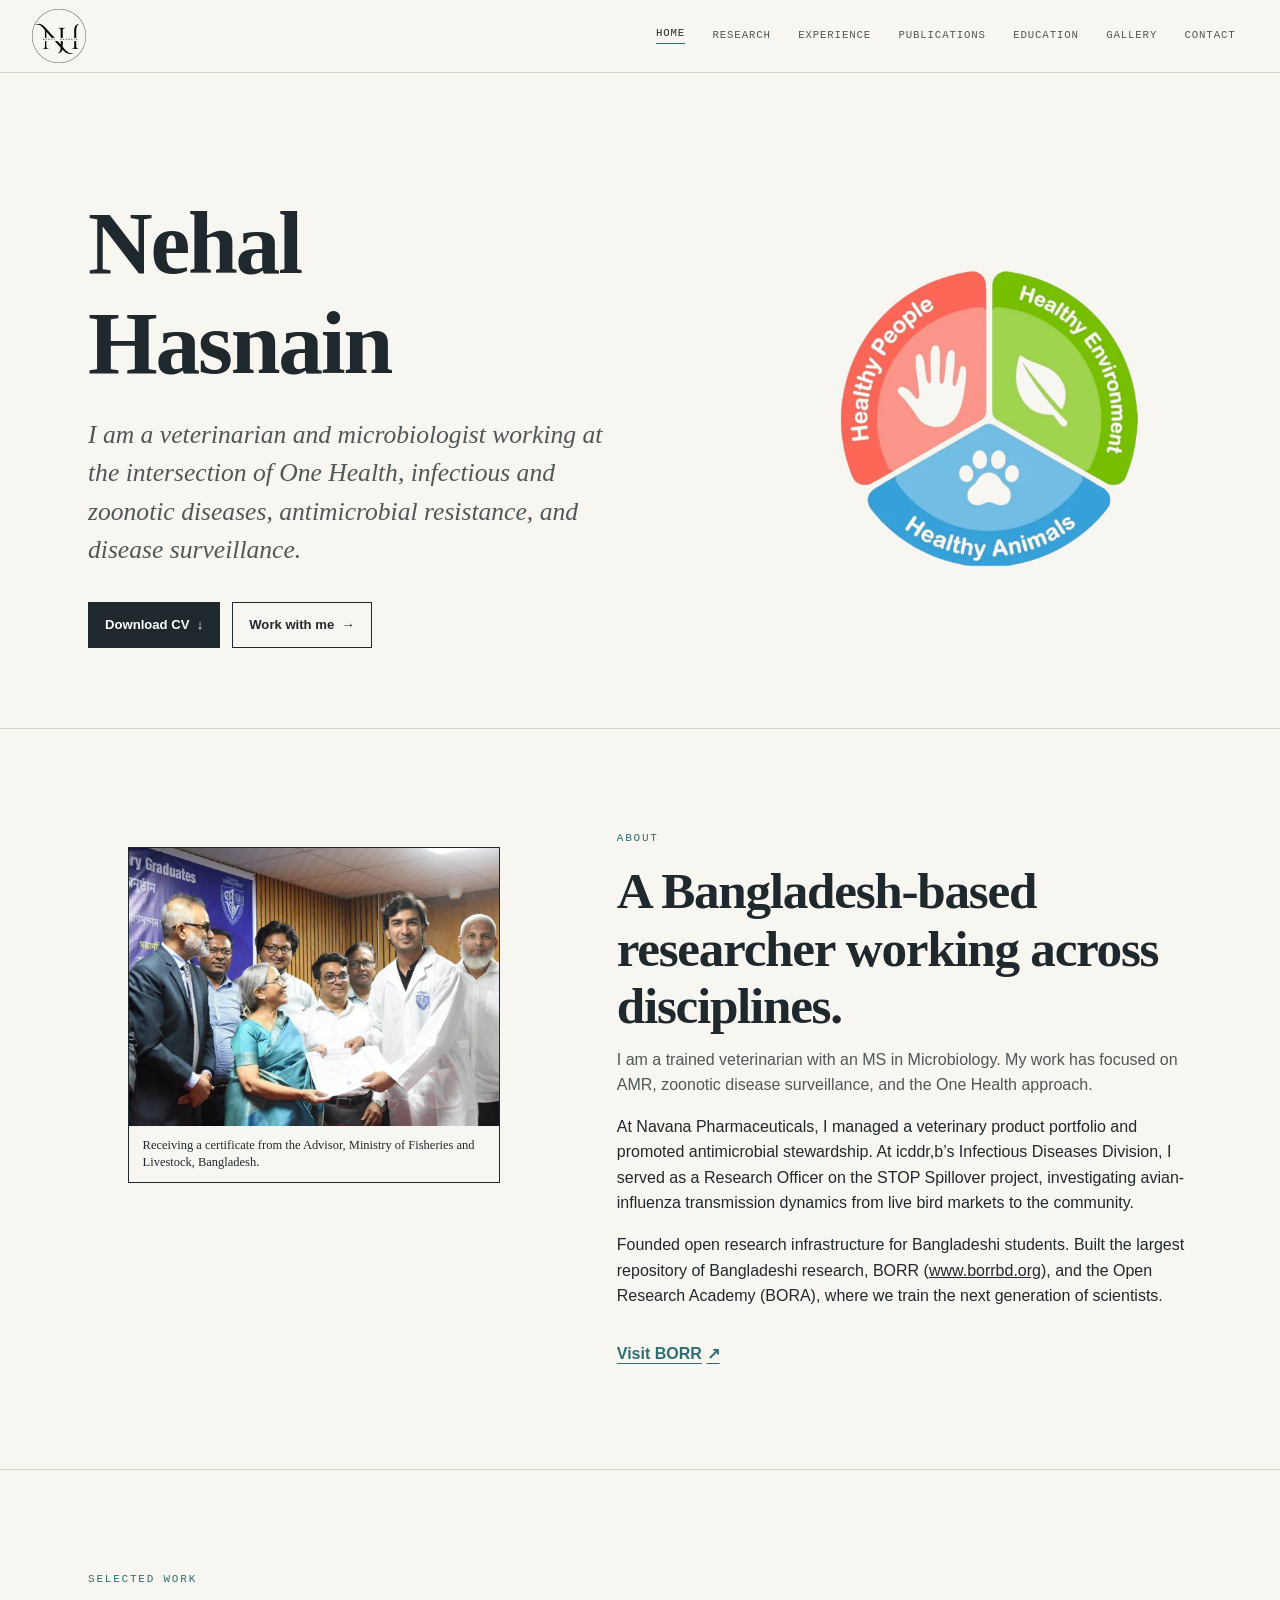
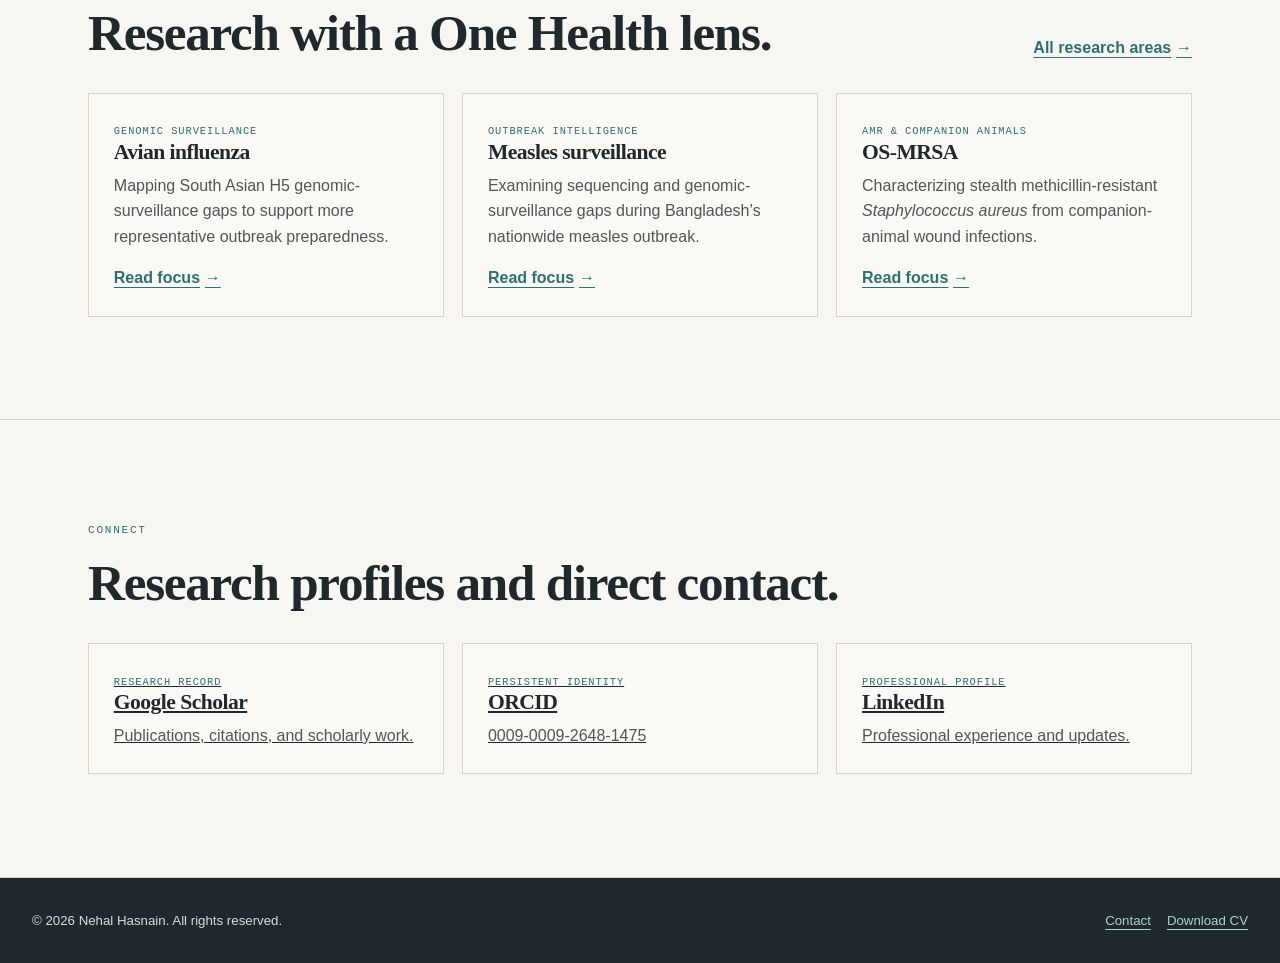
<file: index.html>
<!doctype html>
<html lang="en">
<head>
  <meta charset="utf-8"><meta name="viewport" content="width=device-width, initial-scale=1">
  <title>Nehal Hasnain | Veterinarian, Microbiologist & One Health Researcher</title>
  <meta name="description" content="Nehal Hasnain is a veterinarian and microbiologist researching antimicrobial resistance, zoonotic disease surveillance, and One Health in Bangladesh.">
  <meta name="robots" content="index,follow"><meta property="og:type" content="website"><meta property="og:title" content="Nehal Hasnain | One Health Researcher"><meta property="og:description" content="Veterinarian and microbiologist researching AMR, zoonotic pathogens, and genomic surveillance."><meta property="og:image" content="assets/images/field-certificate.jpg"><meta name="twitter:card" content="summary_large_image">
  <link rel="icon" href="assets/images/favicon.svg" type="image/svg+xml"><link rel="stylesheet" href="assets/css/styles.css"><script src="assets/js/site.js" defer></script>
</head>
<body>
<a class="skip-link" href="#content">Skip to content</a>
<header class="site-header"><div class="header-inner"><a class="brand" href="index.html" aria-label="Nehal Hasnain — home"><img src="assets/images/nehal-header-logo.png" alt="" width="54" height="54"></a><button class="menu-toggle" type="button" aria-expanded="false" aria-label="Open navigation menu">☰</button><nav aria-label="Primary navigation"><ul class="nav-list"><li><a class="nav-link" aria-current="page" href="index.html">HOME</a></li><li><a class="nav-link" href="research.html">RESEARCH</a></li><li><a class="nav-link" href="experience.html">EXPERIENCE</a></li><li><a class="nav-link" href="publications.html">PUBLICATIONS</a></li><li><a class="nav-link" href="education.html">EDUCATION</a></li><li><a class="nav-link" href="gallery.html">GALLERY</a></li><li><a class="nav-link" href="contact.html">CONTACT</a></li></ul></nav></div></header>
<main id="content">
<section class="page-hero" style="padding-top:120px; padding-bottom:80px;"><div class="container" style="display:flex; align-items:center; gap:40px; flex-wrap:wrap;"><div class="hero-content" style="flex:1; min-width:300px;"><h1 class="reveal delay-1">Nehal Hasnain</h1><p class="lede reveal delay-2">I am a veterinarian and microbiologist working at the intersection of One Health, infectious and zoonotic diseases, antimicrobial resistance, and disease surveillance.</p><div class="hero-actions reveal delay-2"><a class="button" href="assets/documents/Nehal-Hasnain-CV.pdf" download>Download CV <span aria-hidden="true">↓</span></a><a class="button secondary" href="contact.html">Work with me <span aria-hidden="true">→</span></a></div></div><div class="hero-image reveal delay-2" style="flex:1; display:flex; justify-content:flex-end; min-width:300px;"><img src="assets/images/onehealth_nobg.webp" width="595" height="586" fetchpriority="high" style="width:min(100%,405px); height:auto; object-fit:contain; border-radius:12px;" alt="One Health model linking people, animals, and the environment"></div></div></section>
<section class="section"><div class="container split"><figure class="photo-frame"><img src="assets/images/field-certificate.webp" alt="Nehal Hasnain receiving a certificate from the Advisor, Ministry of Fisheries and Livestock, Bangladesh" width="1200" height="802" loading="lazy"><figcaption>Receiving a certificate from the Advisor, Ministry of Fisheries and Livestock, Bangladesh.</figcaption></figure><div><p class="eyebrow">About</p><h2>A Bangladesh-based researcher working across disciplines.</h2><p class="section-intro">I am a trained veterinarian with an MS in Microbiology. My work has focused on AMR, zoonotic disease surveillance, and the One Health approach.</p><p>At Navana Pharmaceuticals, I managed a veterinary product portfolio and promoted antimicrobial stewardship. At icddr,b’s Infectious Diseases Division, I served as a Research Officer on the STOP Spillover project, investigating avian-influenza transmission dynamics from live bird markets to the community.</p><p>Founded open research infrastructure for Bangladeshi students. Built the largest repository of Bangladeshi research, BORR (<a href="https://www.borrbd.org" target="_blank" rel="noopener noreferrer">www.borrbd.org</a>), and the Open Research Academy (BORA), where we train the next generation of scientists.</p>
<a class="text-link" href="https://www.borrbd.org/" target="_blank" rel="noopener noreferrer">Visit BORR <span aria-hidden="true">↗</span></a></div></div></section>
<section class="section"><div class="container"><div class="section-head"><div><p class="eyebrow">Selected work</p><h2>Research with a One Health lens.</h2></div><a class="text-link" href="research.html">All research areas <span aria-hidden="true">→</span></a></div><div class="grid three"><article class="card"><p class="meta">Genomic surveillance</p><h3>Avian influenza</h3><p>Mapping South Asian H5 genomic-surveillance gaps to support more representative outbreak preparedness.</p><a class="text-link" href="research.html#influenza">Read focus <span aria-hidden="true">→</span></a></article><article class="card"><p class="meta">Outbreak intelligence</p><h3>Measles surveillance</h3><p>Examining sequencing and genomic-surveillance gaps during Bangladesh’s nationwide measles outbreak.</p><a class="text-link" href="research.html#measles">Read focus <span aria-hidden="true">→</span></a></article><article class="card"><p class="meta">AMR & companion animals</p><h3>OS-MRSA</h3><p>Characterizing stealth methicillin-resistant <em>Staphylococcus aureus</em> from companion-animal wound infections.</p><a class="text-link" href="research.html#amr">Read focus <span aria-hidden="true">→</span></a></article></div></div></section>
<section class="section"><div class="container"><div class="section-head"><div><p class="eyebrow">Connect</p><h2>Research profiles and direct contact.</h2></div></div><div class="grid three"><a class="card" href="https://scholar.google.com/citations?user=zVv9eZ4AAAAJ&hl=en" target="_blank" rel="noopener noreferrer"><p class="meta">Research record</p><h3>Google Scholar</h3><p>Publications, citations, and scholarly work.</p></a><a class="card" href="https://orcid.org/0009-0009-2648-1475" target="_blank" rel="noopener noreferrer"><p class="meta">Persistent identity</p><h3>ORCID</h3><p>0009-0009-2648-1475</p></a><a class="card" href="https://www.linkedin.com/in/nehalhas9" target="_blank" rel="noopener noreferrer"><p class="meta">Professional profile</p><h3>LinkedIn</h3><p>Professional experience and updates.</p></a></div></div></section>
</main>
<footer class="site-footer"><div class="footer-inner"><span>© 2026 Nehal Hasnain. All rights reserved.</span><div class="footer-links"><a href="contact.html">Contact</a><a href="assets/documents/Nehal-Hasnain-CV.pdf" download>Download CV</a></div></div></footer>
</body></html>
</file>
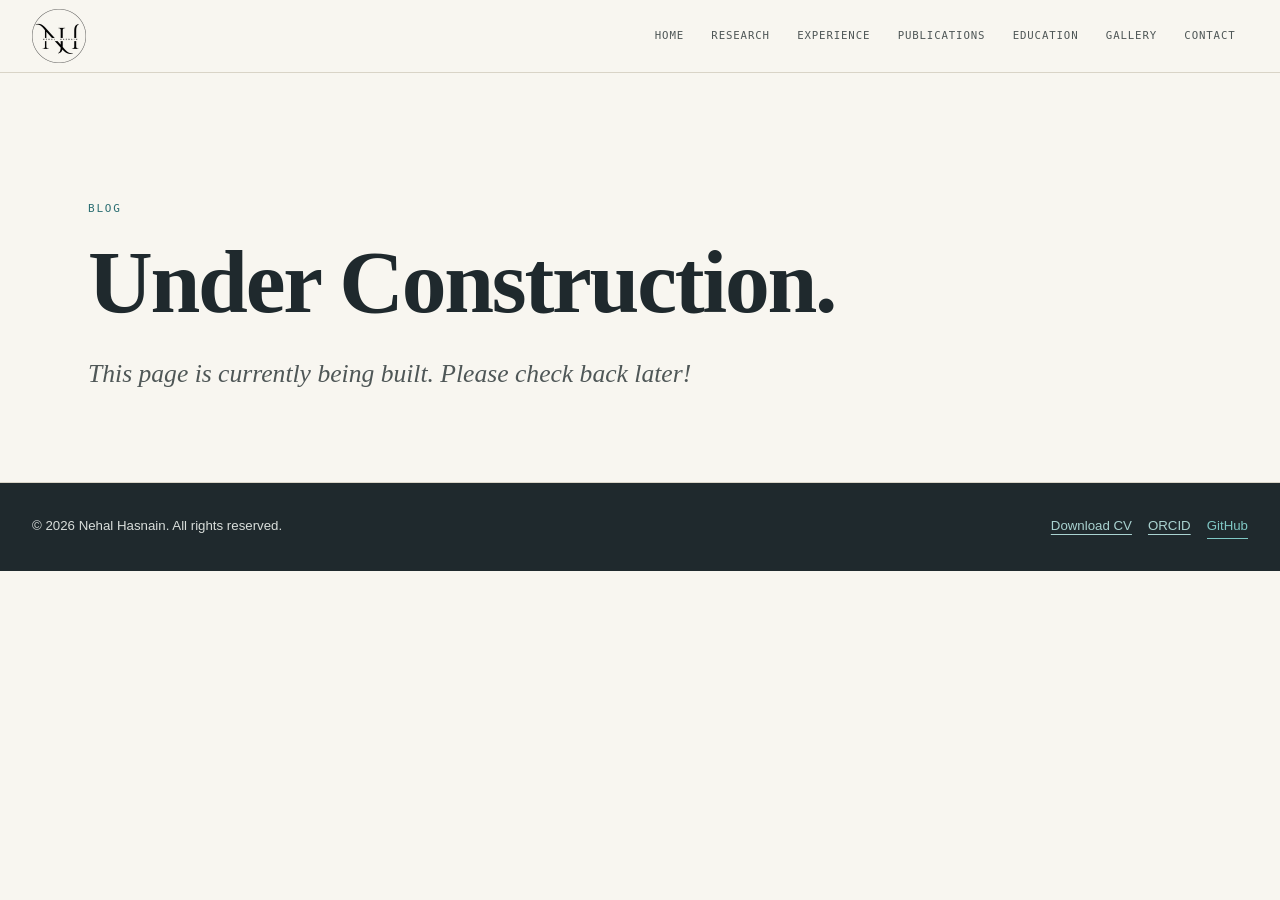
<file: blog.html>
<!doctype html><html lang="en"><head><meta charset="utf-8"><meta name="viewport" content="width=device-width, initial-scale=1"><title>Blog | Nehal Hasnain</title><meta name="description" content="Blog of Nehal Hasnain for research collaborations in AMR, zoonoses, and One Health."><meta name="robots" content="noindex,nofollow"><meta property="og:type" content="website"><meta property="og:title" content="Blog | Nehal Hasnain"><meta property="og:description" content="Get in touch about research collaboration."><meta property="og:image" content="assets/images/field-certificate.jpg"><meta name="twitter:card" content="summary_large_image"><link rel="icon" href="assets/images/favicon.svg" type="image/svg+xml"><link rel="stylesheet" href="assets/css/styles.css"><script src="assets/js/site.js" defer></script></head><body><a class="skip-link" href="#content">Skip to content</a><header class="site-header"><div class="header-inner"><a class="brand" href="index.html" aria-label="Nehal Hasnain — home"><img src="assets/images/nehal-header-logo.png" alt="" width="54" height="54"></a><button class="menu-toggle" type="button" aria-expanded="false" aria-label="Open navigation menu">☰</button><nav aria-label="Primary navigation"><ul class="nav-list"><li><a class="nav-link" href="index.html">HOME</a></li><li><a class="nav-link" href="research.html">RESEARCH</a></li><li><a class="nav-link" href="experience.html">EXPERIENCE</a></li><li><a class="nav-link" href="publications.html">PUBLICATIONS</a></li><li><a class="nav-link" href="education.html">EDUCATION</a></li><li><a class="nav-link" href="gallery.html">GALLERY</a></li><li><a class="nav-link" href="contact.html">CONTACT</a></li></ul></nav></div></header><main id="content"><section class="page-hero">
<div class="container">
<p class="eyebrow reveal">Blog</p>
<h1 class="reveal delay-1">Under Construction.</h1>
<p class="lede reveal delay-2">This page is currently being built. Please check back later!</p>
</div>
</section>
</main><footer class="site-footer"><div class="footer-inner"><span>© 2026 Nehal Hasnain. All rights reserved.</span><div class="footer-links"><a href="assets/documents/Nehal-Hasnain-CV.pdf" download>Download CV</a><a href="https://orcid.org/0009-0009-2648-1475" target="_blank" rel="noopener noreferrer">ORCID</a><a href="https://github.com/nehalhasnain" target="_blank" rel="noopener noreferrer" style="border-bottom:1px solid #7FC7C4; color:#7FC7C4; padding-bottom:2px; text-decoration:none;">GitHub</a></div></div></footer></body></html>
</file>
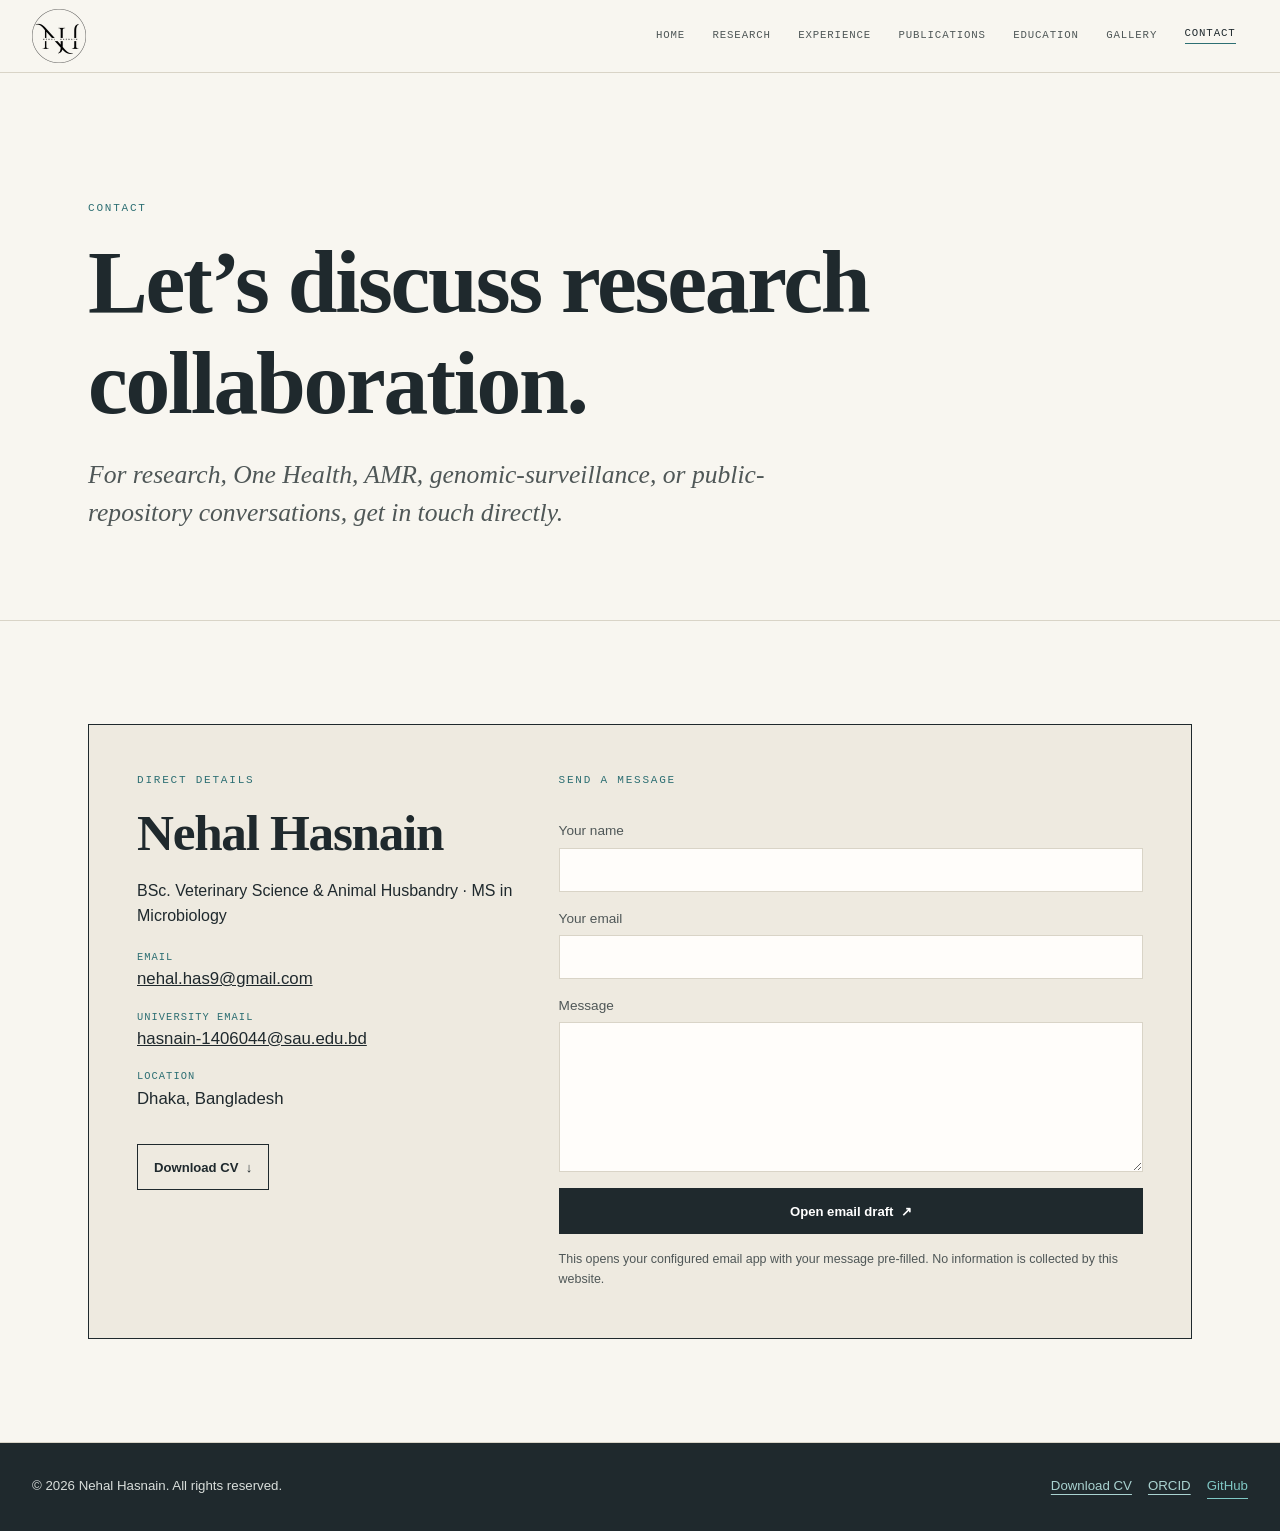
<file: contact.html>
<!doctype html><html lang="en"><head><meta charset="utf-8"><meta name="viewport" content="width=device-width, initial-scale=1"><title>Contact | Nehal Hasnain</title><meta name="description" content="Contact Nehal Hasnain for research collaborations in AMR, zoonoses, and One Health."><meta name="robots" content="index,follow"><meta property="og:type" content="website"><meta property="og:title" content="Contact | Nehal Hasnain"><meta property="og:description" content="Get in touch about research collaboration."><meta property="og:image" content="assets/images/field-certificate.jpg"><meta name="twitter:card" content="summary_large_image"><link rel="icon" href="assets/images/favicon.svg" type="image/svg+xml"><link rel="stylesheet" href="assets/css/styles.css"><script src="assets/js/site.js" defer></script></head><body><a class="skip-link" href="#content">Skip to content</a><header class="site-header"><div class="header-inner"><a class="brand" href="index.html" aria-label="Nehal Hasnain — home"><img src="assets/images/nehal-header-logo.png" alt="" width="54" height="54"></a><button class="menu-toggle" type="button" aria-expanded="false" aria-label="Open navigation menu">☰</button><nav aria-label="Primary navigation"><ul class="nav-list"><li><a class="nav-link" href="index.html">HOME</a></li><li><a class="nav-link" href="research.html">RESEARCH</a></li><li><a class="nav-link" href="experience.html">EXPERIENCE</a></li><li><a class="nav-link" href="publications.html">PUBLICATIONS</a></li><li><a class="nav-link" href="education.html">EDUCATION</a></li><li><a class="nav-link" href="gallery.html">GALLERY</a></li><li><a class="nav-link" aria-current="page" href="contact.html">CONTACT</a></li></ul></nav></div></header><main id="content"><section class="page-hero"><div class="container"><p class="eyebrow reveal">Contact</p><h1 class="reveal delay-1">Let’s discuss research collaboration.</h1><p class="lede reveal delay-2">For research, One Health, AMR, genomic-surveillance, or public-repository conversations, get in touch directly.</p></div></section><section class="section"><div class="container"><div class="contact-panel"><div><p class="eyebrow">Direct details</p><h2>Nehal Hasnain</h2><p>BSc. Veterinary Science &amp; Animal Husbandry · MS in Microbiology</p><dl class="contact-details"><div><dt>Email</dt><dd><a href="mailto:nehal.has9@gmail.com">nehal.has9@gmail.com</a></dd></div><div><dt>University email</dt><dd><a href="mailto:hasnain-1406044@sau.edu.bd">hasnain-1406044@sau.edu.bd</a></dd></div><div><dt>Location</dt><dd>Dhaka, Bangladesh</dd></div></dl><div class="hero-actions"><a class="button secondary" href="assets/documents/Nehal-Hasnain-CV.pdf" download>Download CV <span aria-hidden="true">↓</span></a></div></div><form class="contact-form" data-mailto-form><p class="eyebrow">Send a message</p><label for="name">Your name<input id="name" name="name" type="text" autocomplete="name" required></label><label for="email">Your email<input id="email" name="email" type="email" autocomplete="email" required></label><label for="message">Message<textarea id="message" name="message" required></textarea></label><button class="button" type="submit">Open email draft <span aria-hidden="true">↗</span></button><p class="form-note">This opens your configured email app with your message pre-filled. No information is collected by this website.</p></form></div></div></section></main><footer class="site-footer"><div class="footer-inner"><span>© 2026 Nehal Hasnain. All rights reserved.</span><div class="footer-links"><a href="assets/documents/Nehal-Hasnain-CV.pdf" download>Download CV</a><a href="https://orcid.org/0009-0009-2648-1475" target="_blank" rel="noopener noreferrer">ORCID</a><a href="https://github.com/nehalhasnain" target="_blank" rel="noopener noreferrer" style="border-bottom:1px solid #7FC7C4; color:#7FC7C4; padding-bottom:2px; text-decoration:none;">GitHub</a></div></div></footer></body></html>
</file>
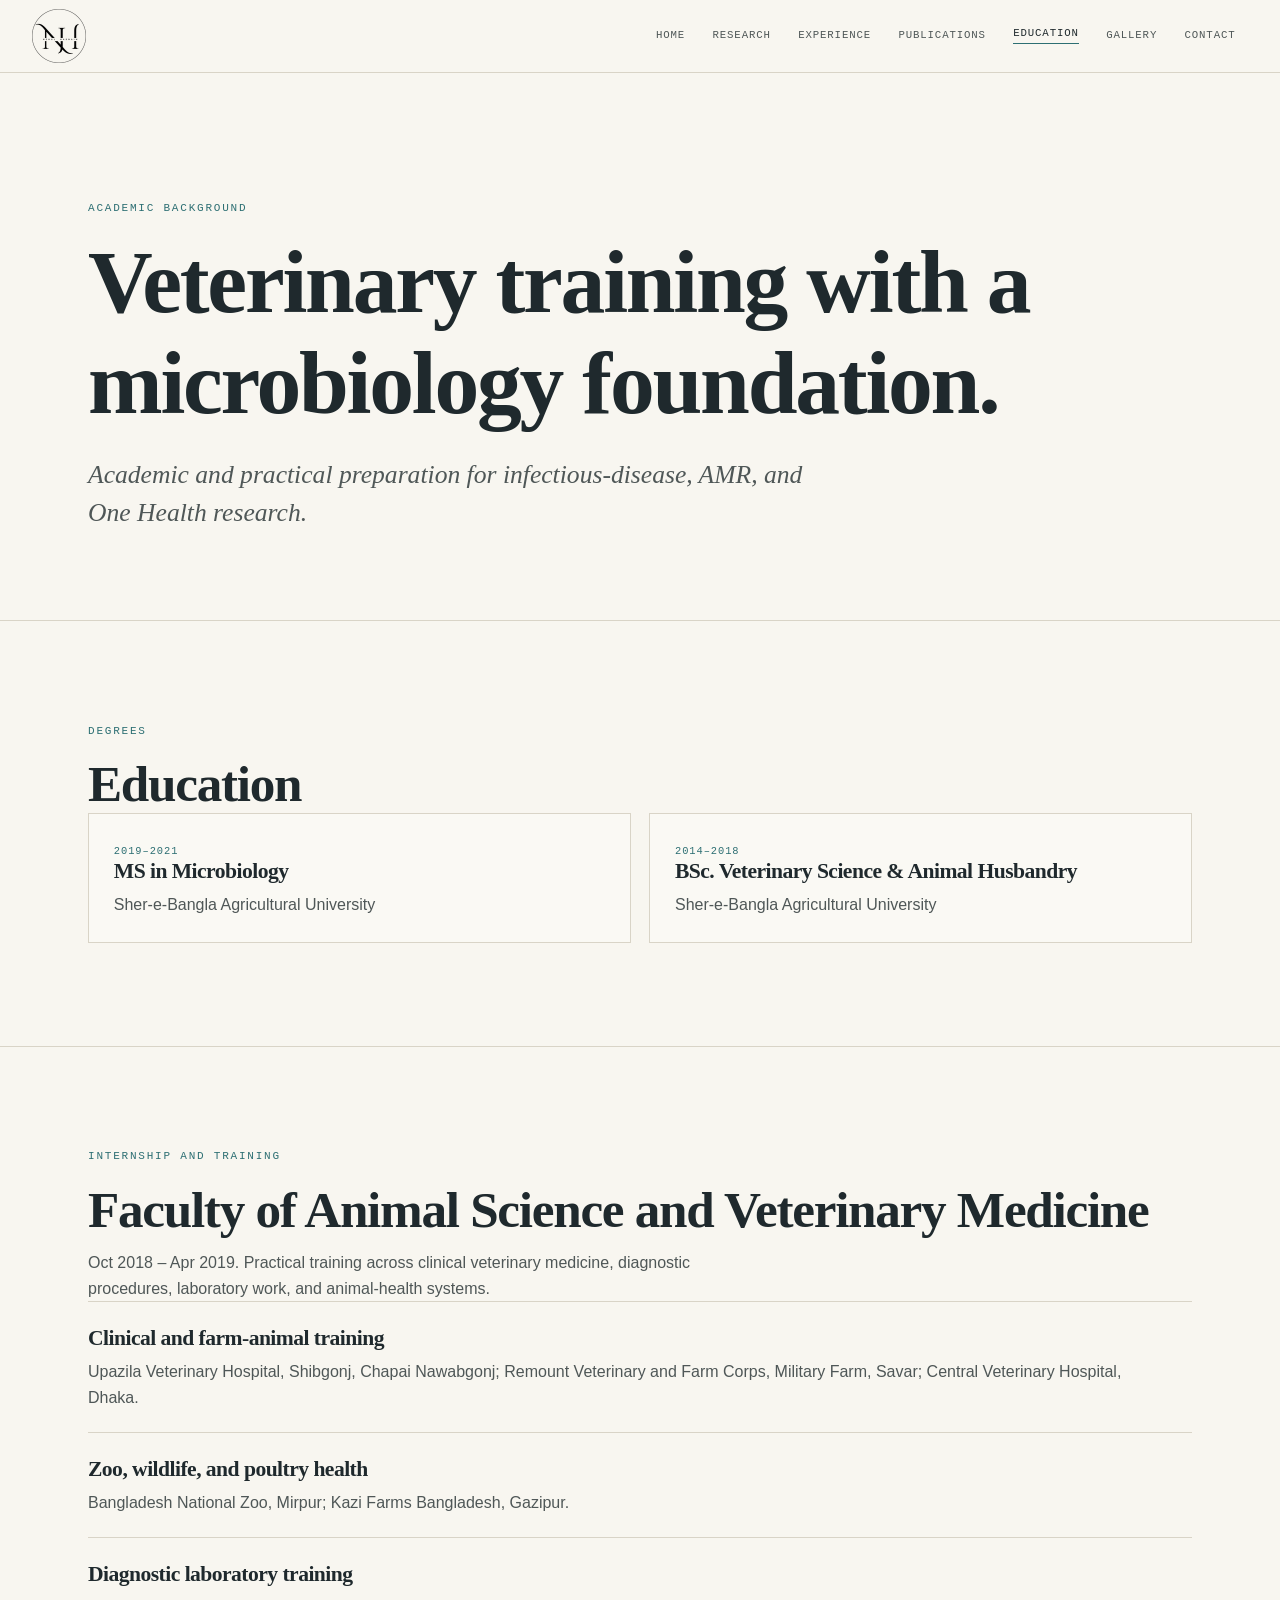
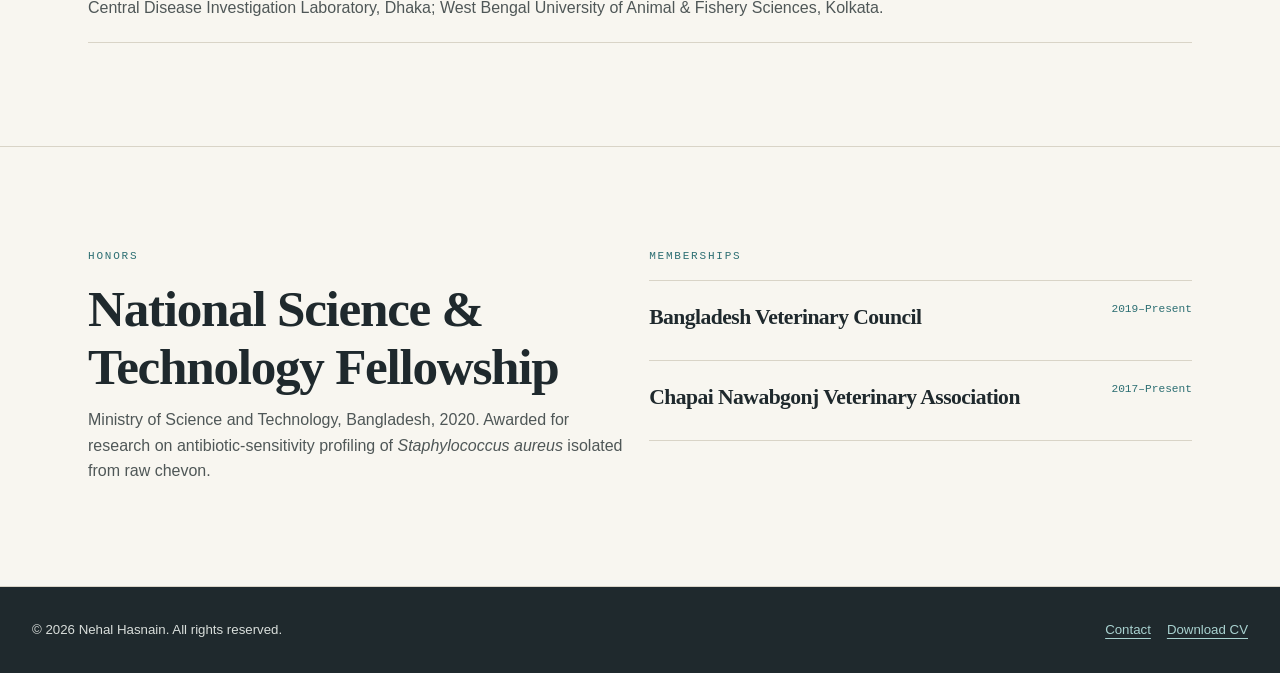
<file: education.html>
<!doctype html><html lang="en"><head><meta charset="utf-8"><meta name="viewport" content="width=device-width, initial-scale=1"><title>Education | Nehal Hasnain</title><meta name="description" content="Education, training, awards, and memberships of Nehal Hasnain."><meta name="robots" content="index,follow"><meta property="og:type" content="website"><meta property="og:title" content="Education | Nehal Hasnain"><meta property="og:description" content="Education, training, awards, and memberships."><meta property="og:image" content="assets/images/conference-team.jpg"><meta name="twitter:card" content="summary_large_image"><link rel="icon" href="assets/images/favicon.svg" type="image/svg+xml"><link rel="stylesheet" href="assets/css/styles.css"><script src="assets/js/site.js" defer></script></head><body><a class="skip-link" href="#content">Skip to content</a><header class="site-header"><div class="header-inner"><a class="brand" href="index.html" aria-label="Nehal Hasnain — home"><img src="assets/images/nehal-header-logo.png" alt="" width="54" height="54"></a><button class="menu-toggle" type="button" aria-expanded="false" aria-label="Open navigation menu">☰</button><nav aria-label="Primary navigation"><ul class="nav-list"><li><a class="nav-link" href="index.html">HOME</a></li><li><a class="nav-link" href="research.html">RESEARCH</a></li><li><a class="nav-link" href="experience.html">EXPERIENCE</a></li><li><a class="nav-link" href="publications.html">PUBLICATIONS</a></li><li><a class="nav-link" aria-current="page" href="education.html">EDUCATION</a></li><li><a class="nav-link" href="gallery.html">GALLERY</a></li><li><a class="nav-link" href="contact.html">CONTACT</a></li></ul></nav></div></header><main id="content"><section class="page-hero"><div class="container"><p class="eyebrow reveal">Academic background</p><h1 class="reveal delay-1">Veterinary training with a microbiology foundation.</h1><p class="lede reveal delay-2">Academic and practical preparation for infectious-disease, AMR, and One Health research.</p></div></section><section class="section"><div class="container"><p class="eyebrow">Degrees</p><h2>Education</h2><div class="grid two"><article class="card"><p class="meta">2019–2021</p><h3>MS in Microbiology</h3><p>Sher-e-Bangla Agricultural University</p></article><article class="card"><p class="meta">2014–2018</p><h3>BSc. Veterinary Science &amp; Animal Husbandry</h3><p>Sher-e-Bangla Agricultural University</p></article></div></div></section><section class="section"><div class="container"><p class="eyebrow">Internship and training</p><h2>Faculty of Animal Science and Veterinary Medicine</h2><p class="section-intro">Oct 2018 – Apr 2019. Practical training across clinical veterinary medicine, diagnostic procedures, laboratory work, and animal-health systems.</p><ul class="list"><li class="list-item"><div><h3>Clinical and farm-animal training</h3><p>Upazila Veterinary Hospital, Shibgonj, Chapai Nawabgonj; Remount Veterinary and Farm Corps, Military Farm, Savar; Central Veterinary Hospital, Dhaka.</p></div></li><li class="list-item"><div><h3>Zoo, wildlife, and poultry health</h3><p>Bangladesh National Zoo, Mirpur; Kazi Farms Bangladesh, Gazipur.</p></div></li><li class="list-item"><div><h3>Diagnostic laboratory training</h3><p>Central Disease Investigation Laboratory, Dhaka; West Bengal University of Animal &amp; Fishery Sciences, Kolkata.</p></div></li></ul></div></section><section class="section"><div class="container grid two"><div><p class="eyebrow">Honors</p><h2>National Science &amp; Technology Fellowship</h2><p class="section-intro">Ministry of Science and Technology, Bangladesh, 2020. Awarded for research on antibiotic-sensitivity profiling of <em>Staphylococcus aureus</em> isolated from raw chevon.</p></div><div><p class="eyebrow">Memberships</p><ul class="list"><li class="list-item"><div><h3>Bangladesh Veterinary Council</h3></div><time class="date">2019–Present</time></li><li class="list-item"><div><h3>Chapai Nawabgonj Veterinary Association</h3></div><time class="date">2017–Present</time></li></ul></div></div></section></main><footer class="site-footer"><div class="footer-inner"><span>© 2026 Nehal Hasnain. All rights reserved.</span><div class="footer-links"><a href="contact.html">Contact</a><a href="assets/documents/Nehal-Hasnain-CV.pdf" download>Download CV</a></div></div></footer></body></html>
</file>
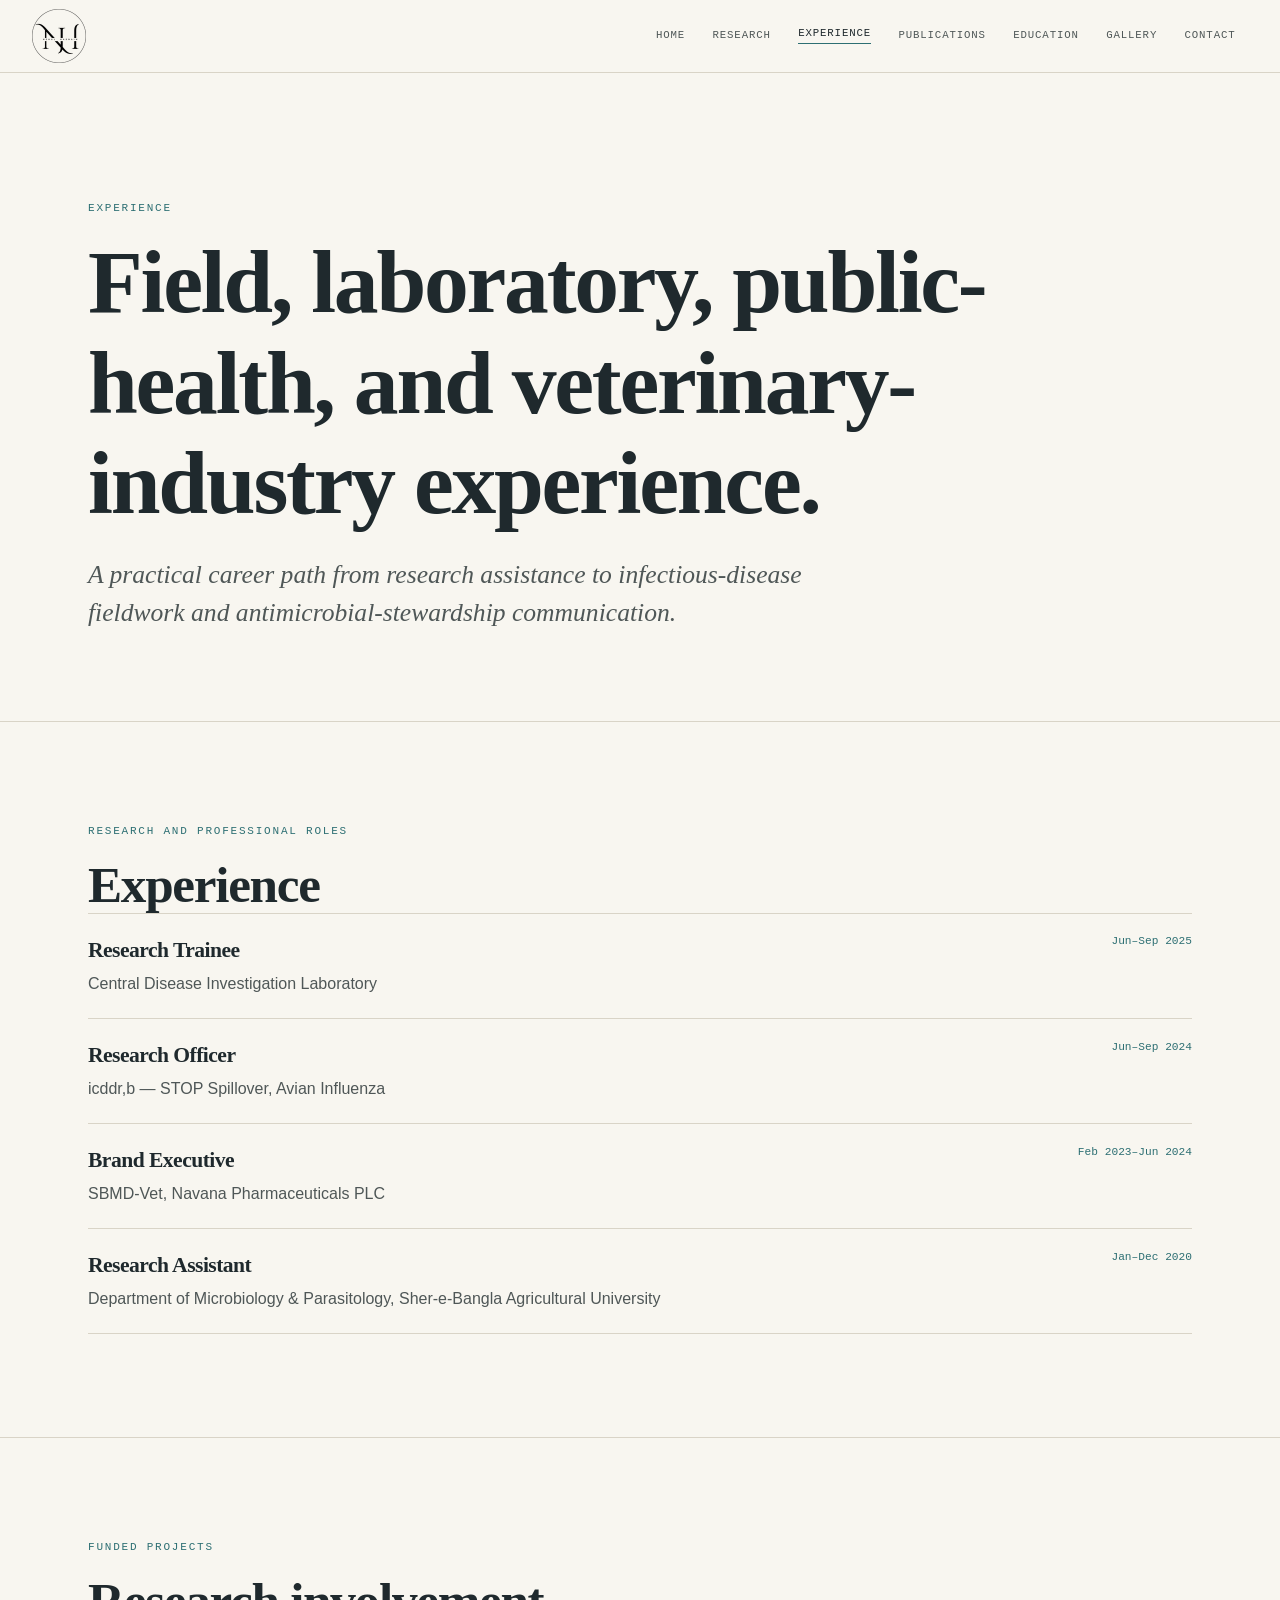
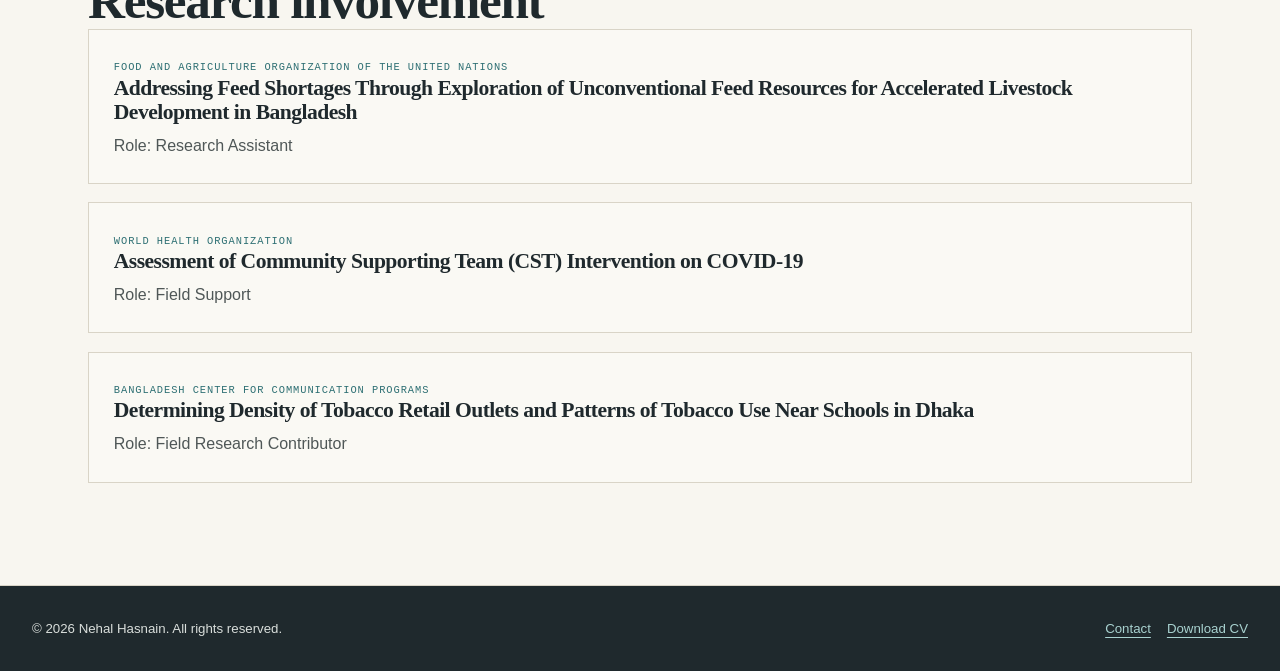
<file: experience.html>
<!doctype html><html lang="en"><head><meta charset="utf-8"><meta name="viewport" content="width=device-width, initial-scale=1"><title>Experience | Nehal Hasnain</title><meta name="description" content="Research and professional experience of Nehal Hasnain in Bangladesh."><meta name="robots" content="index,follow"><meta property="og:type" content="website"><meta property="og:title" content="Experience | Nehal Hasnain"><meta property="og:description" content="Research, field, and veterinary-industry experience."><meta property="og:image" content="assets/images/field-certificate.jpg"><meta name="twitter:card" content="summary_large_image"><link rel="icon" href="assets/images/favicon.svg" type="image/svg+xml"><link rel="stylesheet" href="assets/css/styles.css"><script src="assets/js/site.js" defer></script></head><body><a class="skip-link" href="#content">Skip to content</a><header class="site-header"><div class="header-inner"><a class="brand" href="index.html" aria-label="Nehal Hasnain — home"><img src="assets/images/nehal-header-logo.png" alt="" width="54" height="54"></a><button class="menu-toggle" type="button" aria-expanded="false" aria-label="Open navigation menu">☰</button><nav aria-label="Primary navigation"><ul class="nav-list"><li><a class="nav-link" href="index.html">HOME</a></li><li><a class="nav-link" href="research.html">RESEARCH</a></li><li><a class="nav-link" aria-current="page" href="experience.html">EXPERIENCE</a></li><li><a class="nav-link" href="publications.html">PUBLICATIONS</a></li><li><a class="nav-link" href="education.html">EDUCATION</a></li><li><a class="nav-link" href="gallery.html">GALLERY</a></li><li><a class="nav-link" href="contact.html">CONTACT</a></li></ul></nav></div></header><main id="content"><section class="page-hero"><div class="container"><p class="eyebrow reveal">Experience</p><h1 class="reveal delay-1">Field, laboratory, public-health, and veterinary-industry experience.</h1><p class="lede reveal delay-2">A practical career path from research assistance to infectious-disease fieldwork and antimicrobial-stewardship communication.</p></div></section><section class="section"><div class="container"><p class="eyebrow">Research and professional roles</p><h2>Experience</h2><ol class="list"><li class="list-item"><div><h3>Research Trainee</h3><p>Central Disease Investigation Laboratory</p></div><time class="date">Jun–Sep 2025</time></li><li class="list-item"><div><h3>Research Officer</h3><p>icddr,b — STOP Spillover, Avian Influenza</p></div><time class="date">Jun–Sep 2024</time></li><li class="list-item"><div><h3>Brand Executive</h3><p>SBMD-Vet, Navana Pharmaceuticals PLC</p></div><time class="date">Feb 2023–Jun 2024</time></li><li class="list-item"><div><h3>Research Assistant</h3><p>Department of Microbiology & Parasitology, Sher-e-Bangla Agricultural University</p></div><time class="date">Jan–Dec 2020</time></li></ol></div></section><section class="section"><div class="container"><p class="eyebrow">Funded projects</p><h2>Research involvement</h2><div class="grid"><article class="card"><p class="meta">Food and Agriculture Organization of the United Nations</p><h3>Addressing Feed Shortages Through Exploration of Unconventional Feed Resources for Accelerated Livestock Development in Bangladesh</h3><p>Role: Research Assistant</p></article><article class="card"><p class="meta">World Health Organization</p><h3>Assessment of Community Supporting Team (CST) Intervention on COVID-19</h3><p>Role: Field Support</p></article><article class="card"><p class="meta">Bangladesh Center for Communication Programs</p><h3>Determining Density of Tobacco Retail Outlets and Patterns of Tobacco Use Near Schools in Dhaka</h3><p>Role: Field Research Contributor</p></article></div></div></section></main><footer class="site-footer"><div class="footer-inner"><span>© 2026 Nehal Hasnain. All rights reserved.</span><div class="footer-links"><a href="contact.html">Contact</a><a href="assets/documents/Nehal-Hasnain-CV.pdf" download>Download CV</a></div></div></footer></body></html>
</file>
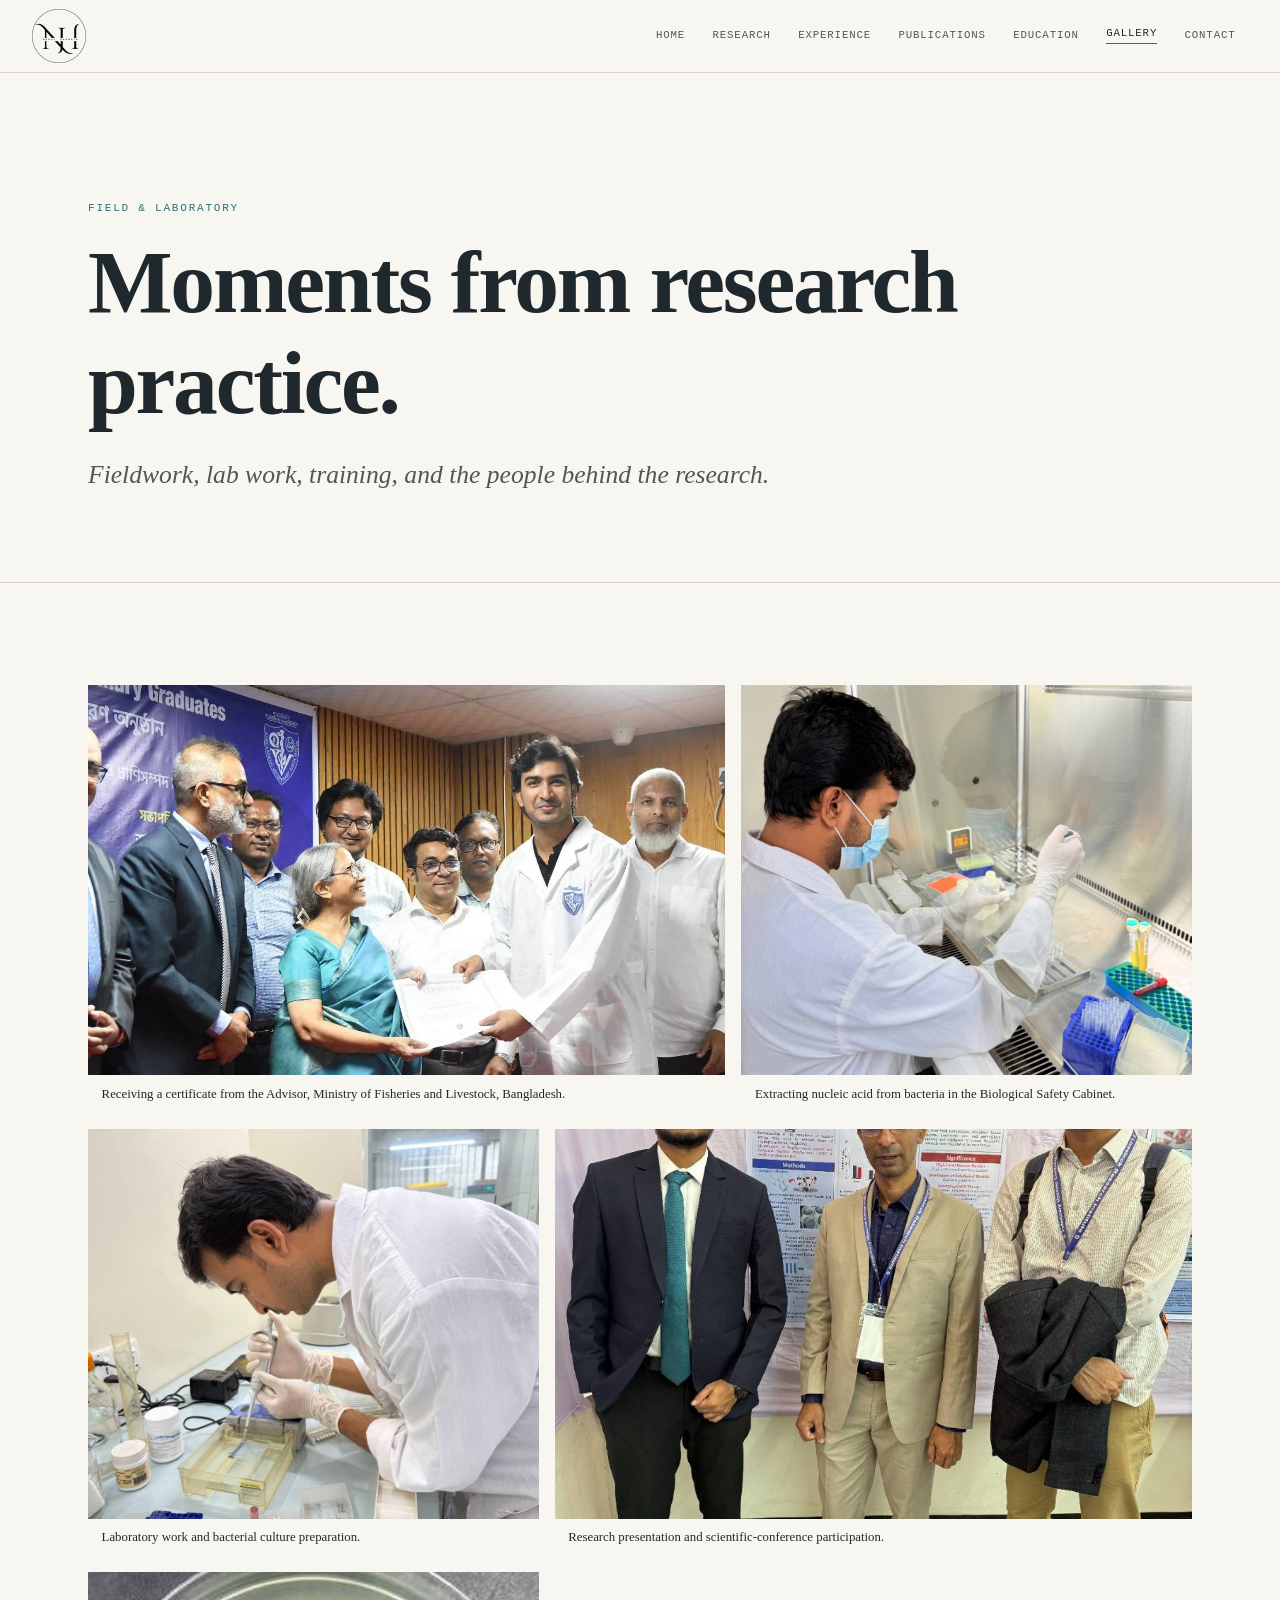
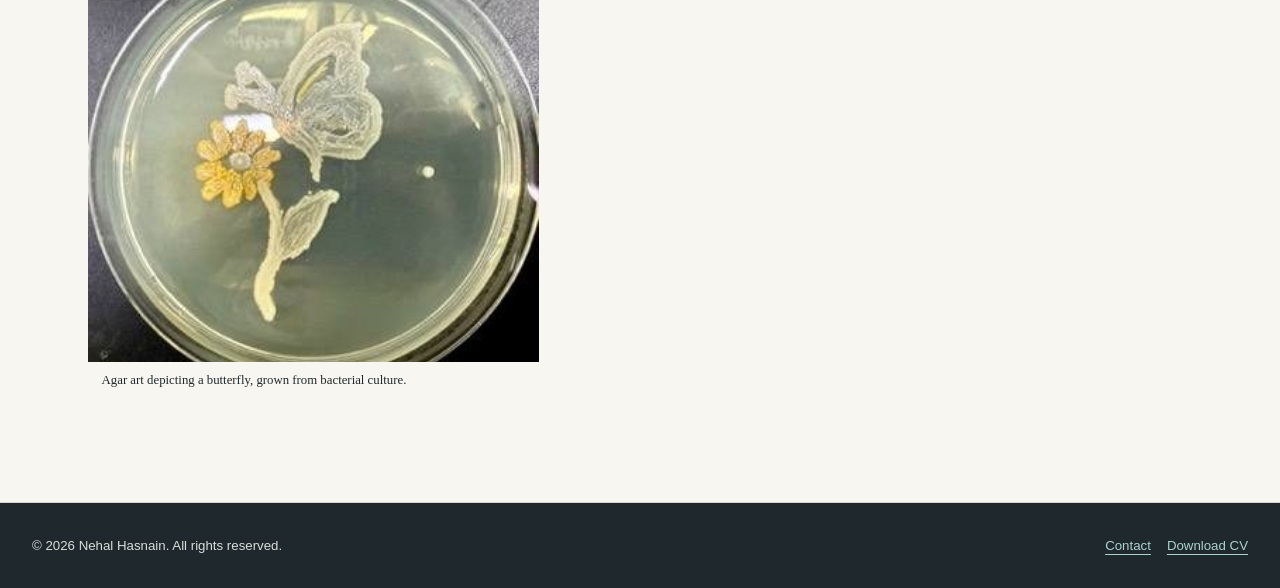
<file: gallery.html>
<!doctype html><html lang="en"><head><meta charset="utf-8"><meta name="viewport" content="width=device-width, initial-scale=1"><title>Gallery | Nehal Hasnain</title><meta name="description" content="Fieldwork, laboratory work, and research training images from Nehal Hasnain."><meta name="robots" content="index,follow"><meta property="og:type" content="website"><meta property="og:title" content="Field & Lab | Nehal Hasnain"><meta property="og:description" content="Fieldwork, laboratory work, and research training."><meta property="og:image" content="assets/images/field-certificate.jpg"><meta name="twitter:card" content="summary_large_image"><link rel="icon" href="assets/images/favicon.svg" type="image/svg+xml"><link rel="stylesheet" href="assets/css/styles.css"><script src="assets/js/site.js" defer></script></head><body><a class="skip-link" href="#content">Skip to content</a><header class="site-header"><div class="header-inner"><a class="brand" href="index.html" aria-label="Nehal Hasnain — home"><img src="assets/images/nehal-header-logo.png" alt="" width="54" height="54"></a><button class="menu-toggle" type="button" aria-expanded="false" aria-label="Open navigation menu">☰</button><nav aria-label="Primary navigation"><ul class="nav-list"><li><a class="nav-link" href="index.html">HOME</a></li><li><a class="nav-link" href="research.html">RESEARCH</a></li><li><a class="nav-link" href="experience.html">EXPERIENCE</a></li><li><a class="nav-link" href="publications.html">PUBLICATIONS</a></li><li><a class="nav-link" href="education.html">EDUCATION</a></li><li><a class="nav-link" aria-current="page" href="gallery.html">GALLERY</a></li><li><a class="nav-link" href="contact.html">CONTACT</a></li></ul></nav></div></header><main id="content"><section class="page-hero"><div class="container"><p class="eyebrow reveal">Field & laboratory</p><h1 class="reveal delay-1">Moments from research practice.</h1><p class="lede reveal delay-2">Fieldwork, lab work, training, and the people behind the research.</p></div></section><section class="section"><div class="container"><div class="gallery"><figure><img src="assets/images/field-certificate.webp" alt="Nehal Hasnain receiving a certificate from the Advisor, Ministry of Fisheries and Livestock, Bangladesh" width="1200" height="802" loading="eager"><figcaption>Receiving a certificate from the Advisor, Ministry of Fisheries and Livestock, Bangladesh.</figcaption></figure><figure><img src="assets/images/lab-extraction.jpg" alt="Extracting nucleic acid from bacteria in a biological safety cabinet" width="1200" height="1162" loading="lazy"><figcaption>Extracting nucleic acid from bacteria in the Biological Safety Cabinet.</figcaption></figure><figure><img src="assets/images/lab-pipette.jpg" alt="Laboratory work with bacterial culture materials" width="1200" height="900" loading="lazy"><figcaption>Laboratory work and bacterial culture preparation.</figcaption></figure><figure><img src="assets/images/conference-team.jpg" alt="Researchers presenting their work at a scientific conference" width="900" height="1200" loading="lazy"><figcaption>Research presentation and scientific-conference participation.</figcaption></figure><figure><img src="assets/images/agar-art.jpg" alt="Agar art depicting a butterfly grown from bacterial culture" width="320" height="314" loading="lazy"><figcaption>Agar art depicting a butterfly, grown from bacterial culture.</figcaption></figure></div></div></section></main><footer class="site-footer"><div class="footer-inner"><span>© 2026 Nehal Hasnain. All rights reserved.</span><div class="footer-links"><a href="contact.html">Contact</a><a href="assets/documents/Nehal-Hasnain-CV.pdf" download>Download CV</a></div></div></footer></body></html>
</file>
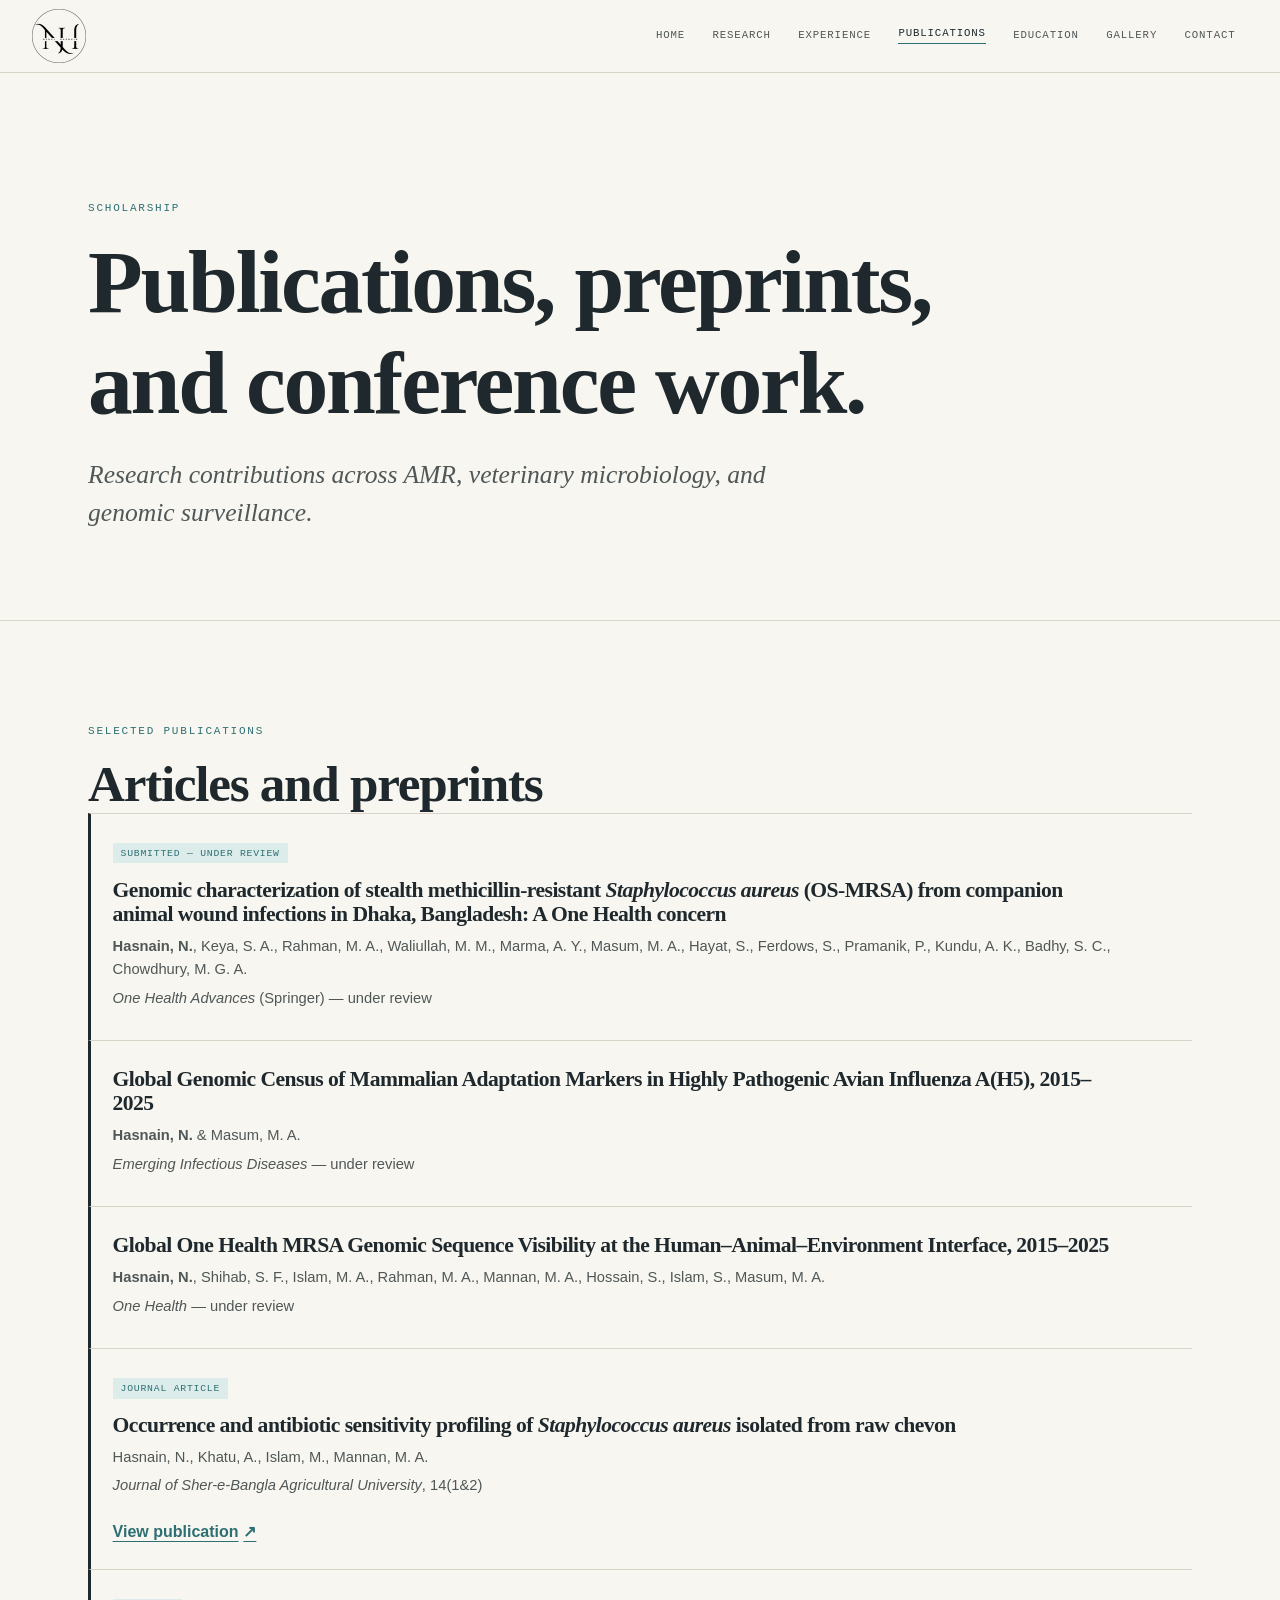
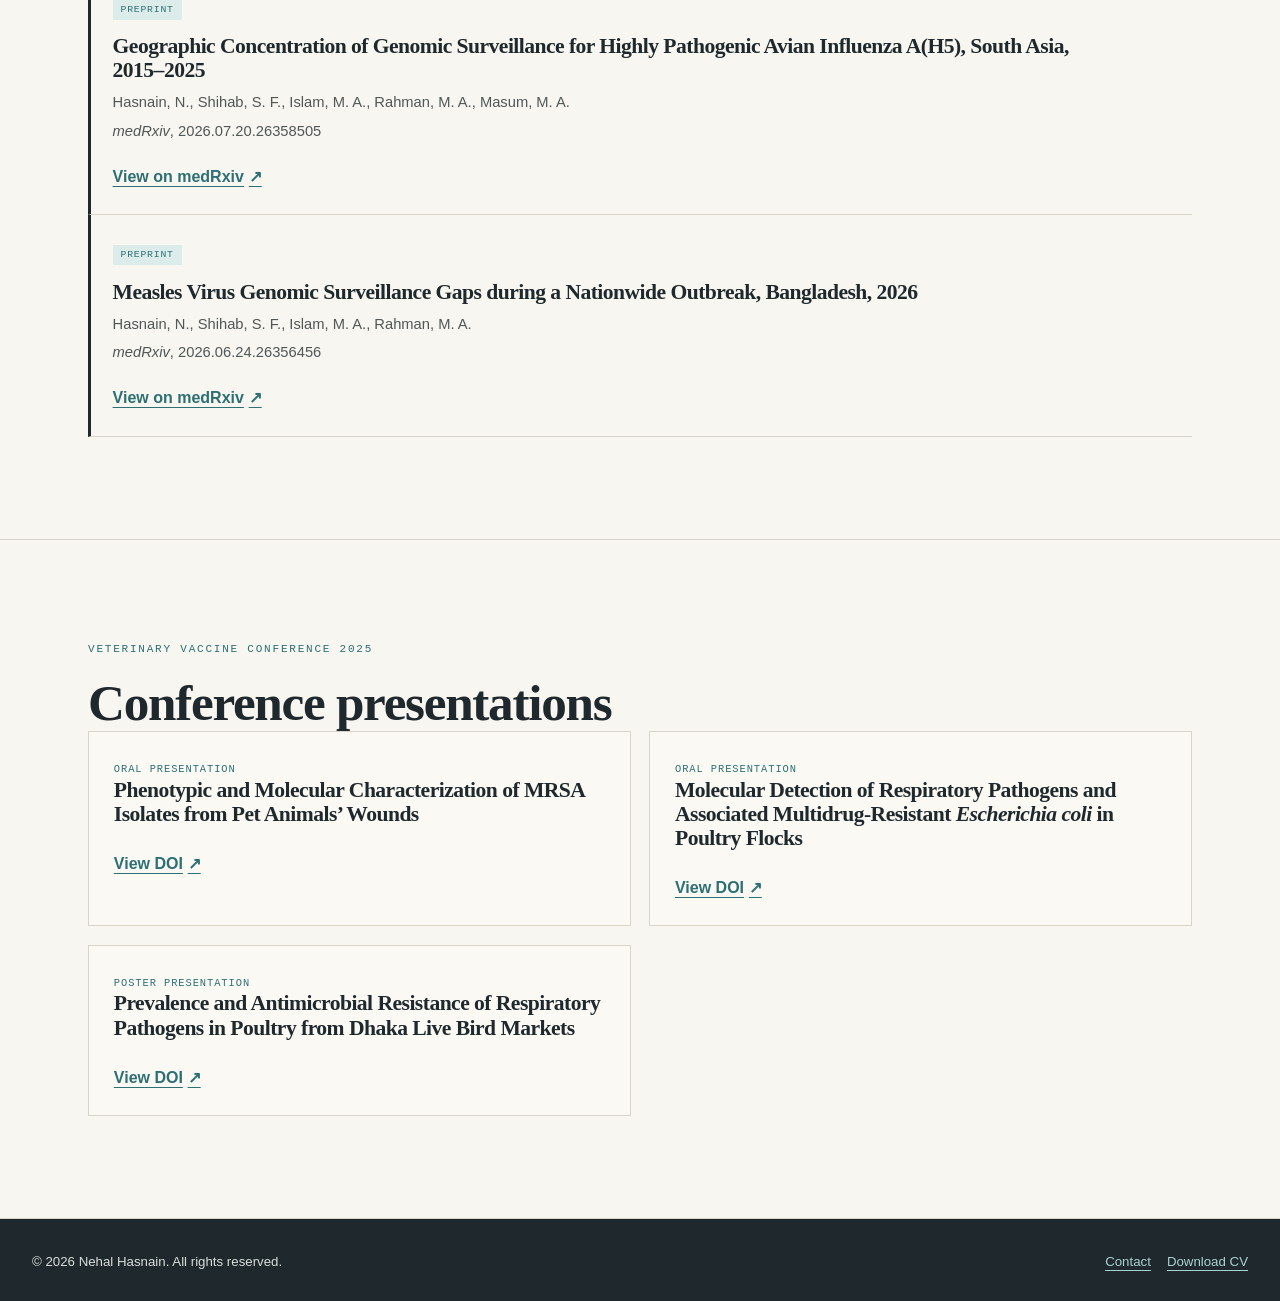
<file: publications.html>
<!doctype html><html lang="en"><head><meta charset="utf-8"><meta name="viewport" content="width=device-width, initial-scale=1"><title>Publications | Nehal Hasnain</title><meta name="description" content="Selected publications, preprints, and conference presentations by Nehal Hasnain."><meta name="robots" content="index,follow"><meta property="og:type" content="website"><meta property="og:title" content="Publications | Nehal Hasnain"><meta property="og:description" content="Selected publications, preprints, and conference presentations."><meta property="og:image" content="assets/images/lab-extraction.jpg"><meta name="twitter:card" content="summary_large_image"><link rel="icon" href="assets/images/favicon.svg" type="image/svg+xml"><link rel="stylesheet" href="assets/css/styles.css"><script src="assets/js/site.js" defer></script></head><body><a class="skip-link" href="#content">Skip to content</a><header class="site-header"><div class="header-inner"><a class="brand" href="index.html" aria-label="Nehal Hasnain — home"><img src="assets/images/nehal-header-logo.png" alt="" width="54" height="54"></a><button class="menu-toggle" type="button" aria-expanded="false" aria-label="Open navigation menu">☰</button><nav aria-label="Primary navigation"><ul class="nav-list"><li><a class="nav-link" href="index.html">HOME</a></li><li><a class="nav-link" href="research.html">RESEARCH</a></li><li><a class="nav-link" href="experience.html">EXPERIENCE</a></li><li><a class="nav-link" aria-current="page" href="publications.html">PUBLICATIONS</a></li><li><a class="nav-link" href="education.html">EDUCATION</a></li><li><a class="nav-link" href="gallery.html">GALLERY</a></li><li><a class="nav-link" href="contact.html">CONTACT</a></li></ul></nav></div></header><main id="content"><section class="page-hero"><div class="container"><p class="eyebrow reveal">Scholarship</p><h1 class="reveal delay-1">Publications, preprints, and conference work.</h1><p class="lede reveal delay-2">Research contributions across AMR, veterinary microbiology, and genomic surveillance.</p></div></section><section class="section"><div class="container"><p class="eyebrow">Selected publications</p><h2>Articles and preprints</h2><article class="publication"><span class="badge">Submitted — under review</span><h3>Genomic characterization of stealth methicillin-resistant <em>Staphylococcus aureus</em> (OS-MRSA) from companion animal wound infections in Dhaka, Bangladesh: A One Health concern</h3><p class="authors"><strong>Hasnain, N.</strong>, Keya, S. A., Rahman, M. A., Waliullah, M. M., Marma, A. Y., Masum, M. A., Hayat, S., Ferdows, S., Pramanik, P., Kundu, A. K., Badhy, S. C., Chowdhury, M. G. A.</p><p class="venue"><em>One Health Advances</em> (Springer) — under review</p></article><article class="publication"><h3>Global Genomic Census of Mammalian Adaptation Markers in Highly Pathogenic Avian Influenza A(H5), 2015–2025</h3><p class="authors"><strong>Hasnain, N.</strong> &amp; Masum, M. A.</p><p class="venue"><em>Emerging Infectious Diseases</em> — under review</p></article><article class="publication"><h3>Global One Health MRSA Genomic Sequence Visibility at the Human–Animal–Environment Interface, 2015–2025</h3><p class="authors"><strong>Hasnain, N.</strong>, Shihab, S. F., Islam, M. A., Rahman, M. A., Mannan, M. A., Hossain, S., Islam, S., Masum, M. A.</p><p class="venue"><em>One Health</em> — under review</p></article><article class="publication"><span class="badge">Journal article</span><h3>Occurrence and antibiotic sensitivity profiling of <em>Staphylococcus aureus</em> isolated from raw chevon</h3><p class="authors">Hasnain, N., Khatu, A., Islam, M., Mannan, M. A.</p><p class="venue"><em>Journal of Sher-e-Bangla Agricultural University</em>, 14(1&amp;2)</p><a class="text-link" href="https://www.researchgate.net/publication/384442005_OCCURRENCE_AND_ANTIBIOTIC_SENSITIVITY_PROFILING_OF_Staphylococcus_aureus_ISOLATED_FROM_RAW_CHEVON" target="_blank" rel="noopener">View publication <span aria-hidden="true">↗</span></a></article><article class="publication"><span class="badge">Preprint</span><h3>Geographic Concentration of Genomic Surveillance for Highly Pathogenic Avian Influenza A(H5), South Asia, 2015–2025</h3><p class="authors">Hasnain, N., Shihab, S. F., Islam, M. A., Rahman, M. A., Masum, M. A.</p><p class="venue"><em>medRxiv</em>, 2026.07.20.26358505</p><a class="text-link" href="https://doi.org/10.64898/2026.07.20.26358505" target="_blank" rel="noopener">View on medRxiv <span aria-hidden="true">↗</span></a></article><article class="publication"><span class="badge">Preprint</span><h3>Measles Virus Genomic Surveillance Gaps during a Nationwide Outbreak, Bangladesh, 2026</h3><p class="authors">Hasnain, N., Shihab, S. F., Islam, M. A., Rahman, M. A.</p><p class="venue"><em>medRxiv</em>, 2026.06.24.26356456</p><a class="text-link" href="https://doi.org/10.64898/2026.06.24.26356456" target="_blank" rel="noopener">View on medRxiv <span aria-hidden="true">↗</span></a></article></div></section><section class="section"><div class="container"><p class="eyebrow">Veterinary Vaccine Conference 2025</p><h2>Conference presentations</h2><div class="grid two"><article class="card"><p class="meta">Oral presentation</p><h3>Phenotypic and Molecular Characterization of MRSA Isolates from Pet Animals’ Wounds</h3><a class="text-link" href="https://doi.org/10.13140/RG.2.2.19131.89121" target="_blank" rel="noopener">View DOI <span aria-hidden="true">↗</span></a></article><article class="card"><p class="meta">Oral presentation</p><h3>Molecular Detection of Respiratory Pathogens and Associated Multidrug-Resistant <em>Escherichia coli</em> in Poultry Flocks</h3><a class="text-link" href="https://doi.org/10.13140/RG.2.2.12421.00484" target="_blank" rel="noopener">View DOI <span aria-hidden="true">↗</span></a></article><article class="card"><p class="meta">Poster presentation</p><h3>Prevalence and Antimicrobial Resistance of Respiratory Pathogens in Poultry from Dhaka Live Bird Markets</h3><a class="text-link" href="https://doi.org/10.13140/RG.2.2.14837.64481" target="_blank" rel="noopener">View DOI <span aria-hidden="true">↗</span></a></article></div></div></section></main><footer class="site-footer"><div class="footer-inner"><span>© 2026 Nehal Hasnain. All rights reserved.</span><div class="footer-links"><a href="contact.html">Contact</a><a href="assets/documents/Nehal-Hasnain-CV.pdf" download>Download CV</a></div></div></footer></body></html>
</file>
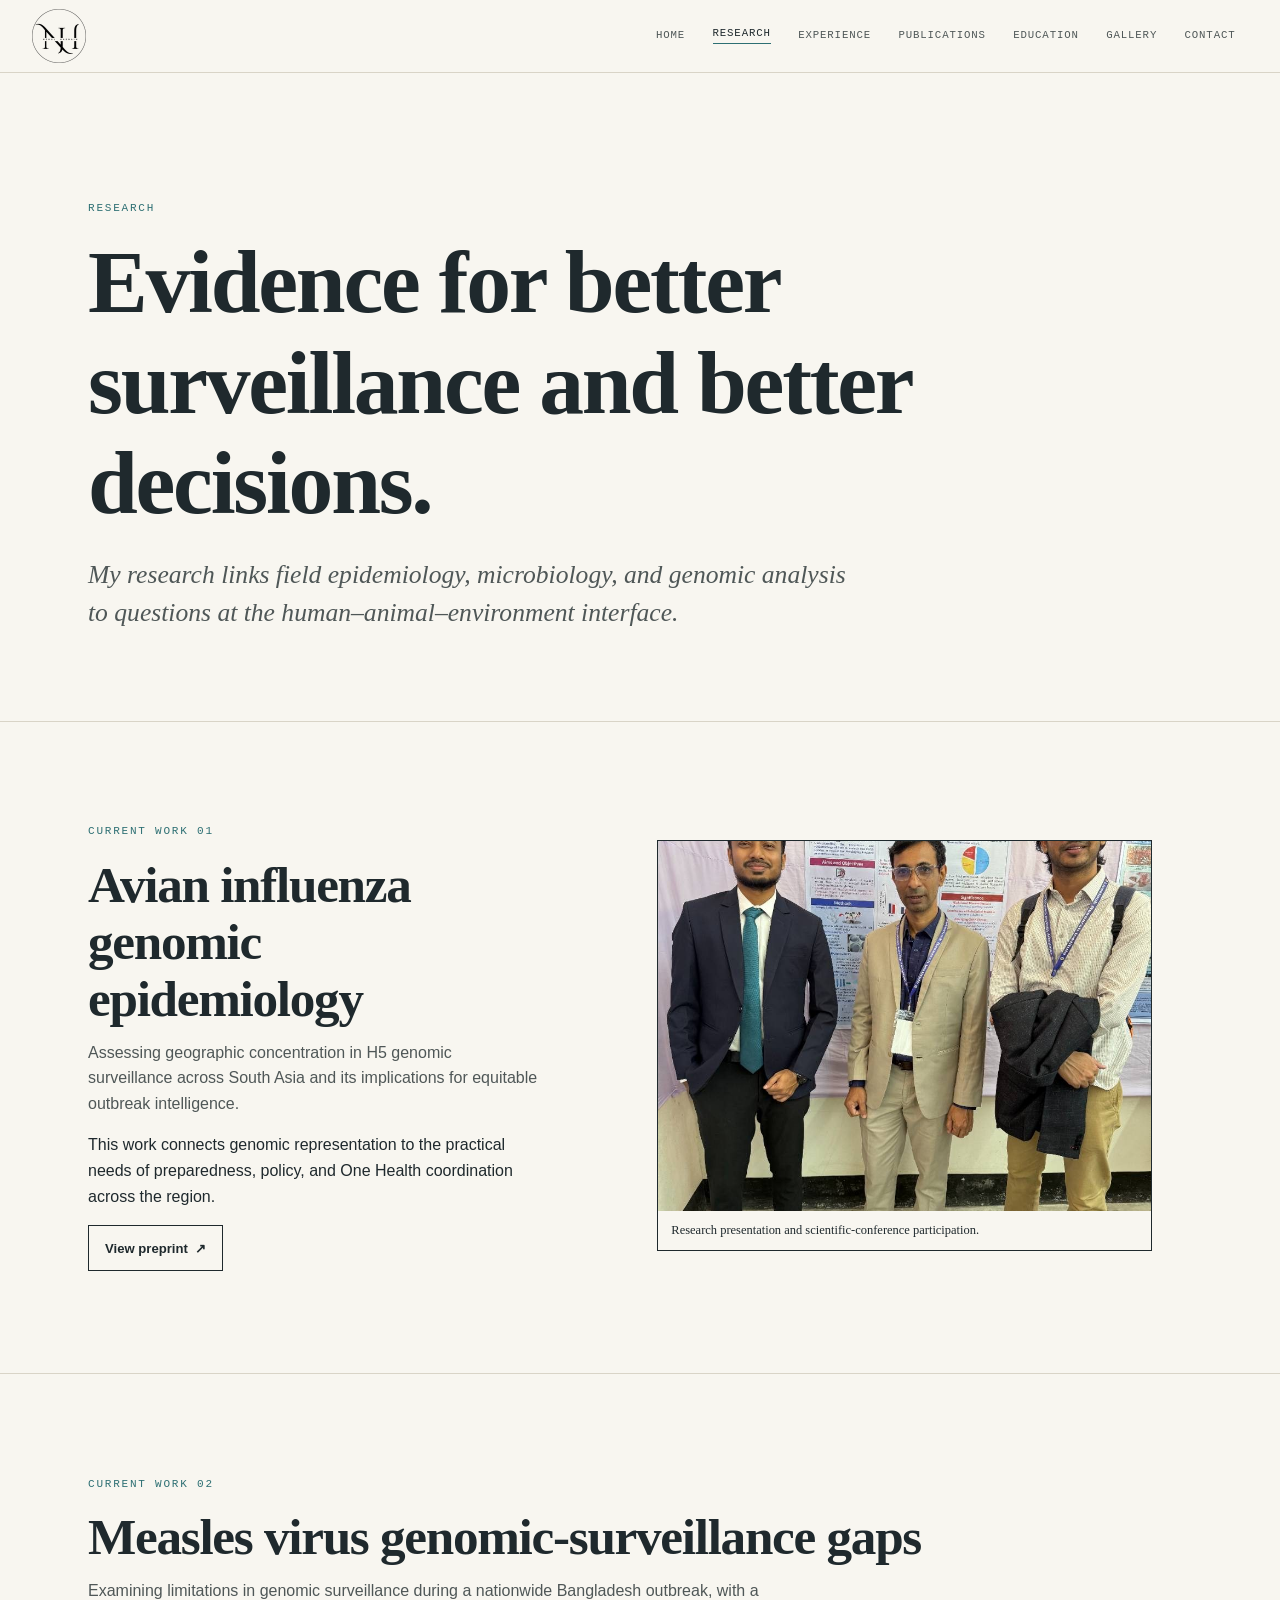
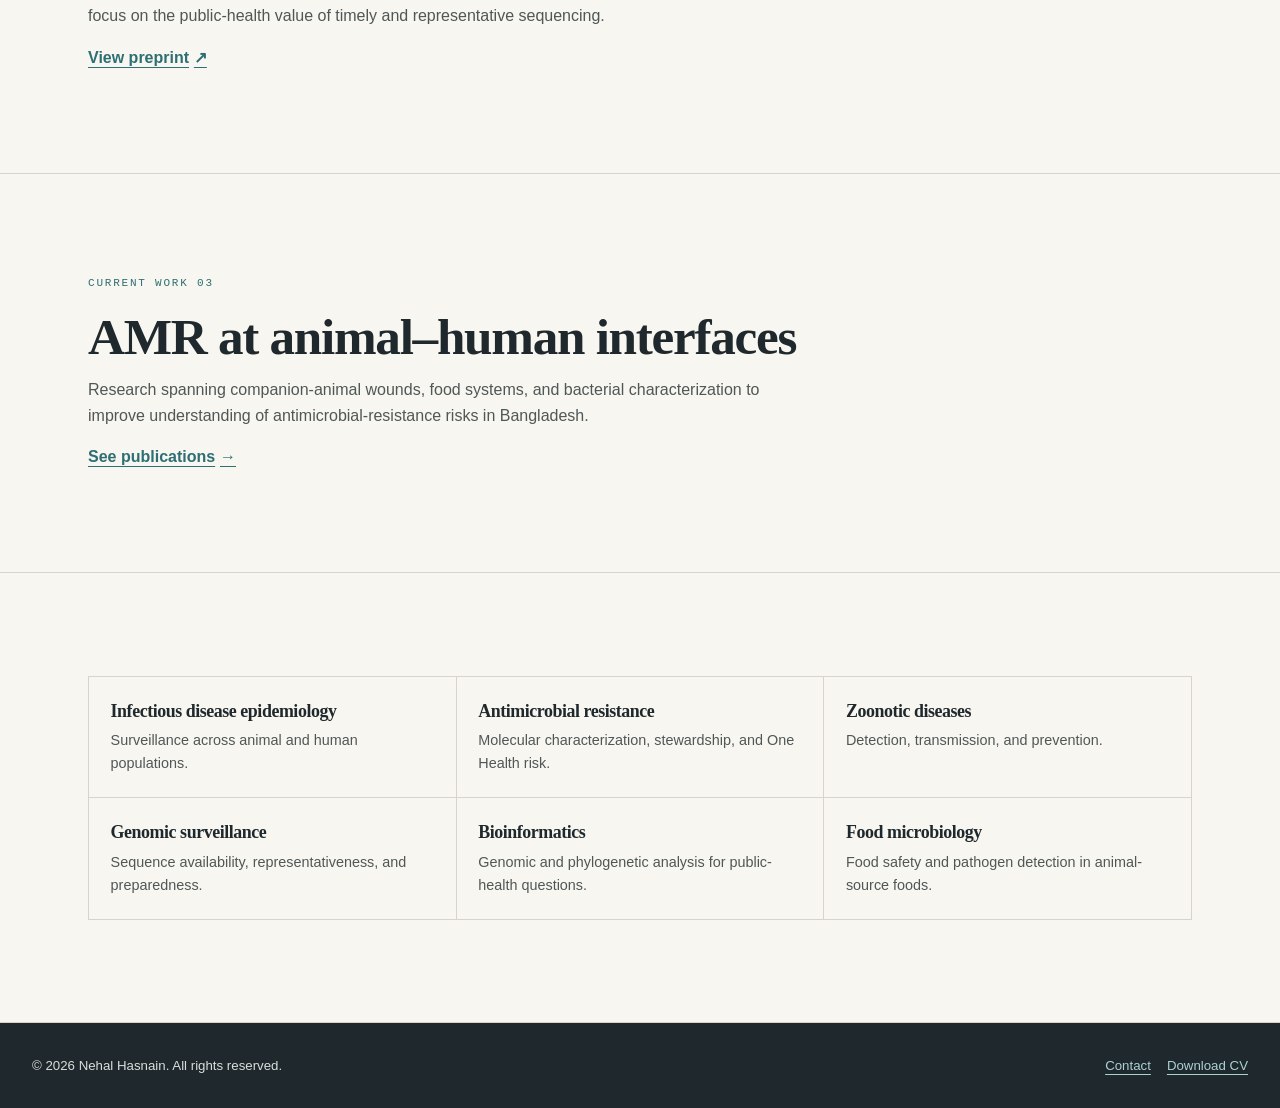
<file: research.html>
<!doctype html><html lang="en"><head><meta charset="utf-8"><meta name="viewport" content="width=device-width, initial-scale=1"><title>Research | Nehal Hasnain</title><meta name="description" content="Research interests and current work of Nehal Hasnain in genomic surveillance, AMR, zoonoses, and One Health."><meta name="robots" content="index,follow"><meta property="og:type" content="website"><meta property="og:title" content="Research | Nehal Hasnain"><meta property="og:description" content="Genomic surveillance, AMR, zoonoses, and One Health research."><meta property="og:image" content="assets/images/lab-extraction.jpg"><meta name="twitter:card" content="summary_large_image"><link rel="icon" href="assets/images/favicon.svg" type="image/svg+xml"><link rel="stylesheet" href="assets/css/styles.css"><script src="assets/js/site.js" defer></script></head><body><a class="skip-link" href="#content">Skip to content</a><header class="site-header"><div class="header-inner"><a class="brand" href="index.html" aria-label="Nehal Hasnain — home"><img src="assets/images/nehal-header-logo.png" alt="" width="54" height="54"></a><button class="menu-toggle" type="button" aria-expanded="false" aria-label="Open navigation menu">☰</button><nav aria-label="Primary navigation"><ul class="nav-list"><li><a class="nav-link" href="index.html">HOME</a></li><li><a class="nav-link" aria-current="page" href="research.html">RESEARCH</a></li><li><a class="nav-link" href="experience.html">EXPERIENCE</a></li><li><a class="nav-link" href="publications.html">PUBLICATIONS</a></li><li><a class="nav-link" href="education.html">EDUCATION</a></li><li><a class="nav-link" href="gallery.html">GALLERY</a></li><li><a class="nav-link" href="contact.html">CONTACT</a></li></ul></nav></div></header><main id="content"><section class="page-hero"><div class="container"><p class="eyebrow reveal">Research</p><h1 class="reveal delay-1">Evidence for better surveillance and better decisions.</h1><p class="lede reveal delay-2">My research links field epidemiology, microbiology, and genomic analysis to questions at the human–animal–environment interface.</p></div></section><section class="section" id="influenza"><div class="container split"><div><p class="eyebrow">Current work 01</p><h2>Avian influenza genomic epidemiology</h2><p class="section-intro">Assessing geographic concentration in H5 genomic surveillance across South Asia and its implications for equitable outbreak intelligence.</p><p>This work connects genomic representation to the practical needs of preparedness, policy, and One Health coordination across the region.</p><a class="button secondary" href="https://doi.org/10.64898/2026.07.20.26358505" target="_blank" rel="noopener">View preprint <span aria-hidden="true">↗</span></a></div><figure class="photo-frame"><img src="assets/images/conference-team.jpg" alt="Researchers presenting their work at a scientific conference" width="900" height="1200"><figcaption>Research presentation and scientific-conference participation.</figcaption></figure></div></section><section class="section" id="measles"><div class="container"><p class="eyebrow">Current work 02</p><h2>Measles virus genomic-surveillance gaps</h2><p class="section-intro">Examining limitations in genomic surveillance during a nationwide Bangladesh outbreak, with a focus on the public-health value of timely and representative sequencing.</p><a class="text-link" href="https://doi.org/10.64898/2026.06.24.26356456" target="_blank" rel="noopener">View preprint <span aria-hidden="true">↗</span></a></div></section><section class="section" id="amr"><div class="container"><p class="eyebrow">Current work 03</p><h2>AMR at animal–human interfaces</h2><p class="section-intro">Research spanning companion-animal wounds, food systems, and bacterial characterization to improve understanding of antimicrobial-resistance risks in Bangladesh.</p><a class="text-link" href="publications.html">See publications <span aria-hidden="true">→</span></a></div></section><section class="section"><div class="container"><div class="knowledge-grid"><div><h3>Infectious disease epidemiology</h3><p>Surveillance across animal and human populations.</p></div><div><h3>Antimicrobial resistance</h3><p>Molecular characterization, stewardship, and One Health risk.</p></div><div><h3>Zoonotic diseases</h3><p>Detection, transmission, and prevention.</p></div><div><h3>Genomic surveillance</h3><p>Sequence availability, representativeness, and preparedness.</p></div><div><h3>Bioinformatics</h3><p>Genomic and phylogenetic analysis for public-health questions.</p></div><div><h3>Food microbiology</h3><p>Food safety and pathogen detection in animal-source foods.</p></div></div></div></section></main><footer class="site-footer"><div class="footer-inner"><span>© 2026 Nehal Hasnain. All rights reserved.</span><div class="footer-links"><a href="contact.html">Contact</a><a href="assets/documents/Nehal-Hasnain-CV.pdf" download>Download CV</a></div></div></footer></body></html>
</file>
<file: assets/css/styles.css>
:root {
  --ink: #1f292d;
  --ink-soft: #4f5757;
  --paper: #f8f6f0;
  --paper-dark: #eeeae0;
  --line: #d9d4c7;
  --accent: #2d6f73;
  --accent-light: #dceceb;
  --gold: #b88a3a;
  --shadow: 0 18px 45px rgba(28, 39, 41, .10);
  --serif: Georgia, 'Times New Roman', serif;
  --sans: 'Helvetica Neue', Arial, sans-serif;
  --mono: ui-monospace, SFMono-Regular, Menlo, Consolas, monospace;
}
* { box-sizing: border-box; }
html { scroll-behavior: smooth; }
body { margin: 0; background: var(--paper); color: var(--ink); font-family: var(--sans); line-height: 1.6; overflow-x: hidden; }
a { color: inherit; }
img { max-width: 100%; display: block; }
.skip-link { position:absolute; left: 1rem; top: -5rem; z-index: 100; background:var(--ink); color:#fff; padding:.7rem 1rem; }
.skip-link:focus { top: 1rem; }
.site-header { position: sticky; top: 0; z-index: 50; background: rgba(248,246,240,.95); backdrop-filter: blur(12px); border-bottom: 1px solid var(--line); }
.header-inner { max-width: 1280px; min-height: 72px; margin: 0 auto; padding: 0 2rem; display: flex; align-items: center; justify-content: space-between; gap: 1.5rem; }
.brand { display:inline-flex; align-items:center; flex:0 0 auto; text-decoration:none; }
.brand img { width:54px; height:54px; object-fit:contain; }
.menu-toggle { display:none; width:44px; height:44px; border:1px solid var(--ink); background:transparent; color:var(--ink); border-radius:50%; cursor:pointer; font-size:1.25rem; }
.nav-list { display:flex; align-items:center; gap:.15rem; margin:0; padding:0; list-style:none; }
.nav-link { --pointer-x: 50%; --pointer-y: 50%; position:relative; display:block; overflow:hidden; padding:.72rem .78rem; color:var(--ink-soft); font: .67rem/1.1 var(--mono); letter-spacing:.08em; text-decoration:none; white-space:nowrap; transition: color .25s ease, transform .25s cubic-bezier(.2,.8,.2,1); }
.nav-link::before { content:''; position:absolute; inset:0; border-radius:4px; opacity:0; background:radial-gradient(circle at var(--pointer-x) var(--pointer-y), var(--accent-light), transparent 64%); transition:opacity .22s ease; }
.nav-link::after { content:''; position:absolute; left:.78rem; right:.78rem; bottom:.48rem; height:1px; background:var(--accent); transform:scaleX(0); transform-origin:left; transition:transform .32s cubic-bezier(.2,.8,.2,1); }
.nav-link:hover, .nav-link:focus-visible, .nav-link[aria-current='page'] { color:var(--ink); transform:translateY(-2px); outline:none; }
.nav-link:hover::before, .nav-link:focus-visible::before { opacity:1; }
.nav-link:hover::after, .nav-link:focus-visible::after, .nav-link[aria-current='page']::after { transform:scaleX(1); }
.container { max-width: 1168px; margin:0 auto; padding: 0 2rem; }
.page-hero { padding: clamp(4rem, 10vw, 8rem) 0 clamp(3rem, 7vw, 5.5rem); border-bottom:1px solid var(--line); }
.eyebrow { margin:0 0 1rem; color:var(--accent); font: .69rem/1.4 var(--mono); letter-spacing:.16em; text-transform:uppercase; }
h1,h2,h3 { font-family:var(--serif); line-height:1.12; letter-spacing:-.025em; }
h1 { max-width: 1000px; margin:0; font-size:clamp(2.75rem, 7vw, 6rem); }
h2 { margin:0; font-size:clamp(2rem, 4vw, 3.2rem); }
h3 { margin:.15rem 0 .55rem; font-size:1.35rem; }
.lede { max-width: 760px; margin:1.4rem 0 0; color:var(--ink-soft); font: italic clamp(1.2rem, 2vw, 1.65rem)/1.5 var(--serif); }
.hero-actions { display:flex; flex-wrap:wrap; gap:.75rem; margin-top:2rem; }
.button { display:inline-flex; align-items:center; justify-content:center; gap:.45rem; min-height:46px; padding:.7rem 1rem; border:1px solid var(--ink); background:var(--ink); color:#fff; font:700 .82rem var(--sans); text-decoration:none; cursor:pointer; transition: transform .2s ease, box-shadow .2s ease, background .2s ease; }
.button:hover, .button:focus-visible { transform:translateY(-3px); box-shadow:0 9px 20px rgba(28,39,41,.17); outline:none; }
.button.secondary { background:transparent; color:var(--ink); }
.button.secondary:hover { background:var(--accent-light); }
.stats { display:grid; grid-template-columns:repeat(3,1fr); gap:1px; max-width:770px; margin-top:4rem; background:var(--line); border:1px solid var(--line); }
.stat { padding:1.3rem; background:var(--paper); }
.stat strong { display:block; font:700 clamp(1.65rem,3vw,2.4rem) var(--serif); }
.stat span { color:var(--ink-soft); font:.62rem var(--mono); letter-spacing:.1em; text-transform:uppercase; }
.section { padding:clamp(3.7rem, 8vw, 6.4rem) 0; border-bottom:1px solid var(--line); }
.section-head { display:flex; align-items:end; justify-content:space-between; gap:2rem; margin-bottom:2rem; }
.section-intro { max-width:680px; margin: .75rem 0 0; color:var(--ink-soft); }
.grid { display:grid; gap:1.15rem; }
.grid.two { grid-template-columns:repeat(2,minmax(0,1fr)); }
.grid.three { grid-template-columns:repeat(3,minmax(0,1fr)); }
.card { min-width:0; padding:1.55rem; border:1px solid var(--line); background:rgba(255,255,255,.26); transition:transform .25s ease, box-shadow .25s ease, border-color .25s ease; }
.card:hover { border-color:var(--accent); transform:translateY(-5px); box-shadow:var(--shadow); }
.card p { margin:.4rem 0 0; color:var(--ink-soft); }
.card .meta, .meta { color:var(--accent); font:.65rem var(--mono); letter-spacing:.09em; text-transform:uppercase; }
.text-link { display:inline-flex; gap:.3rem; align-items:center; margin-top:1rem; color:var(--accent); font-weight:700; text-decoration-thickness:1px; text-underline-offset:4px; }
.text-link:hover { color:var(--ink); }
.split { display:grid; grid-template-columns:.88fr 1.12fr; gap:clamp(2rem,6vw,6rem); align-items:start; }
.photo-frame { background:var(--ink); border:1px solid var(--ink); }
.photo-frame img { width:100%; height:auto; aspect-ratio:4/3; object-fit:cover; }
.photo-frame figcaption { padding:.7rem .85rem; background:var(--paper); color:var(--ink); font:.78rem/1.35 var(--serif); }
.list { margin:0; padding:0; list-style:none; border-top:1px solid var(--line); }
.list-item { display:grid; grid-template-columns:minmax(0,1fr) auto; gap:1.5rem; padding:1.35rem 0; border-bottom:1px solid var(--line); }
.list-item p { margin:.25rem 0 0; color:var(--ink-soft); }
.date { color:var(--accent); font:.7rem var(--mono); white-space:nowrap; }
.badge { display:inline-block; margin-bottom:.75rem; padding:.3rem .5rem; background:var(--accent-light); color:var(--accent); font:.61rem var(--mono); letter-spacing:.08em; text-transform:uppercase; }
.publication { padding:1.5rem 0 1.55rem 1.35rem; border-left:3px solid var(--ink); border-bottom:1px solid var(--line); }
.publication:first-of-type { border-top:1px solid var(--line); }
.publication h3 { max-width:1000px; }
.publication .authors, .publication .venue { margin:.3rem 0; color:var(--ink-soft); font-size:.92rem; }
.knowledge-grid { display:grid; grid-template-columns:repeat(3,1fr); border-top:1px solid var(--line); border-left:1px solid var(--line); }
.knowledge-grid > div { padding:1.35rem; border-right:1px solid var(--line); border-bottom:1px solid var(--line); }
.knowledge-grid h3 { font-size:1.12rem; }
.knowledge-grid p { margin:0; color:var(--ink-soft); font-size:.9rem; }
.gallery { display:grid; grid-template-columns:repeat(12,1fr); gap:1rem; }
.gallery figure { margin:0; overflow:hidden; background:var(--ink); }
.gallery figure:nth-child(1), .gallery figure:nth-child(4) { grid-column:span 7; }
.gallery figure:nth-child(2), .gallery figure:nth-child(3), .gallery figure:nth-child(5) { grid-column:span 5; }
.gallery img { width:100%; height:clamp(220px,31vw,390px); object-fit:cover; transition:transform .55s cubic-bezier(.2,.7,.2,1), opacity .3s; }
.gallery figure:hover img { transform:scale(1.06); opacity:.9; }
.gallery figcaption { padding:.7rem .85rem; background:var(--paper); font:.8rem var(--serif); }
.contact-panel { display:grid; grid-template-columns:.8fr 1.2fr; gap:2rem; padding:clamp(1.4rem,4vw,3rem); border:1px solid var(--ink); background:var(--paper-dark); }
.contact-details { margin:1.4rem 0 0; display:grid; gap:1.1rem; }
.contact-details dt { color:var(--accent); font:.65rem var(--mono); letter-spacing:.1em; text-transform:uppercase; }
.contact-details dd { margin:.2rem 0 0; font-size:1.05rem; }
.contact-form { display:grid; gap:1rem; }
.contact-form label { display:grid; gap:.35rem; color:var(--ink-soft); font-size:.85rem; }
.contact-form input, .contact-form textarea { width:100%; border:1px solid var(--line); padding:.75rem; border-radius:0; background:#fffdfa; color:var(--ink); font:1rem var(--sans); }
.contact-form input:focus, .contact-form textarea:focus { outline:2px solid var(--accent); outline-offset:2px; }
.contact-form textarea { min-height:150px; resize:vertical; }
.form-note { margin:0; color:var(--ink-soft); font-size:.78rem; }
.site-footer { background:var(--ink); color:#d9dedb; }
.footer-inner { max-width:1280px; margin:0 auto; padding:2rem; display:flex; flex-wrap:wrap; justify-content:space-between; gap:1rem; font-size:.83rem; }
.footer-links { display:flex; flex-wrap:wrap; gap:1rem; }
.footer-links a { color:#a9d2d0; text-underline-offset:4px; }
.reveal { animation:rise .7s both; }
.reveal.delay-1 { animation-delay:.12s; }.reveal.delay-2 { animation-delay:.22s; }
@keyframes rise { from{transform:translateY(18px)} to{transform:translateY(0)} }
@media (prefers-reduced-motion: reduce) { *,*::before,*::after { animation-duration:.01ms!important; scroll-behavior:auto!important; transition-duration:.01ms!important; } }
@media (max-width: 900px) { .brand img{width:48px;height:48px}.header-inner { padding:0 1rem; min-height:64px; }.menu-toggle{display:inline-flex;align-items:center;justify-content:center}.nav-list{position:absolute;top:calc(100% + 1px);left:0;right:0;display:none;flex-direction:column;align-items:stretch;gap:0;padding:.5rem 1rem 1rem;border-bottom:1px solid var(--line);background:var(--paper);box-shadow:0 14px 24px rgba(0,0,0,.07)}.nav-list.open{display:flex}.nav-link{padding:.9rem .6rem;font-size:.75rem}.nav-link::after{left:.6rem;right:auto;width:46px;bottom:.55rem}.split,.contact-panel{grid-template-columns:1fr}.grid.three{grid-template-columns:repeat(2,minmax(0,1fr))}.gallery figure:nth-child(n){grid-column:span 6}.knowledge-grid{grid-template-columns:repeat(2,1fr)} }
@media (max-width: 600px) { .container{padding:0 1.1rem}.page-hero{padding-top:3.8rem}.page-hero .eyebrow{font-size:.57rem;letter-spacing:.095em;overflow-wrap:anywhere}.page-hero h1{font-size:clamp(2.35rem,10.7vw,2.8rem);overflow-wrap:anywhere}.lede{font-size:1.12rem;overflow-wrap:anywhere}.stats{grid-template-columns:1fr}.stat{padding:1rem 1.15rem}.grid.two,.grid.three{grid-template-columns:1fr}.section-head{display:block}.list-item{grid-template-columns:1fr;gap:.45rem}.date{white-space:normal}.knowledge-grid{grid-template-columns:1fr}.gallery{grid-template-columns:1fr}.gallery figure:nth-child(n){grid-column:auto}.gallery img{height:270px}.publication{padding-left:1rem}.footer-inner{padding:1.6rem 1.1rem}.hero-actions .button{width:100%} }
</file>
